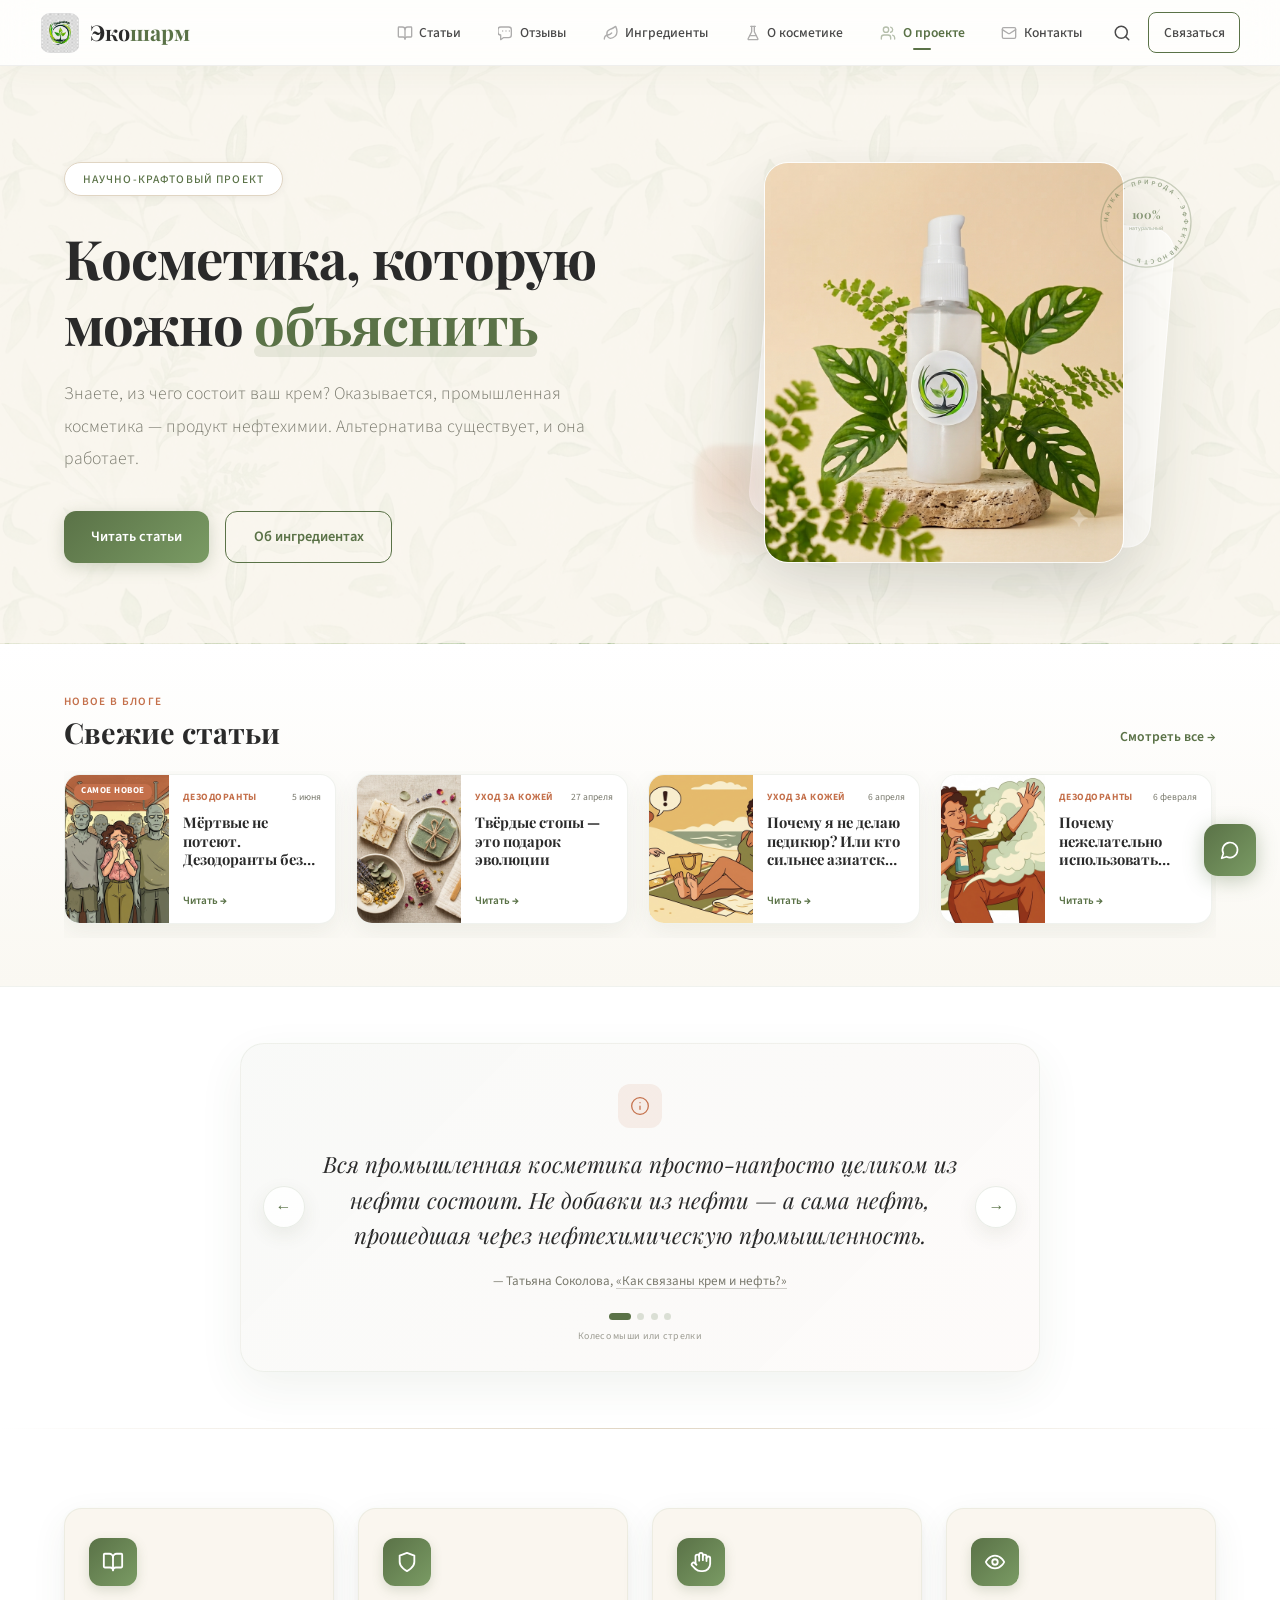
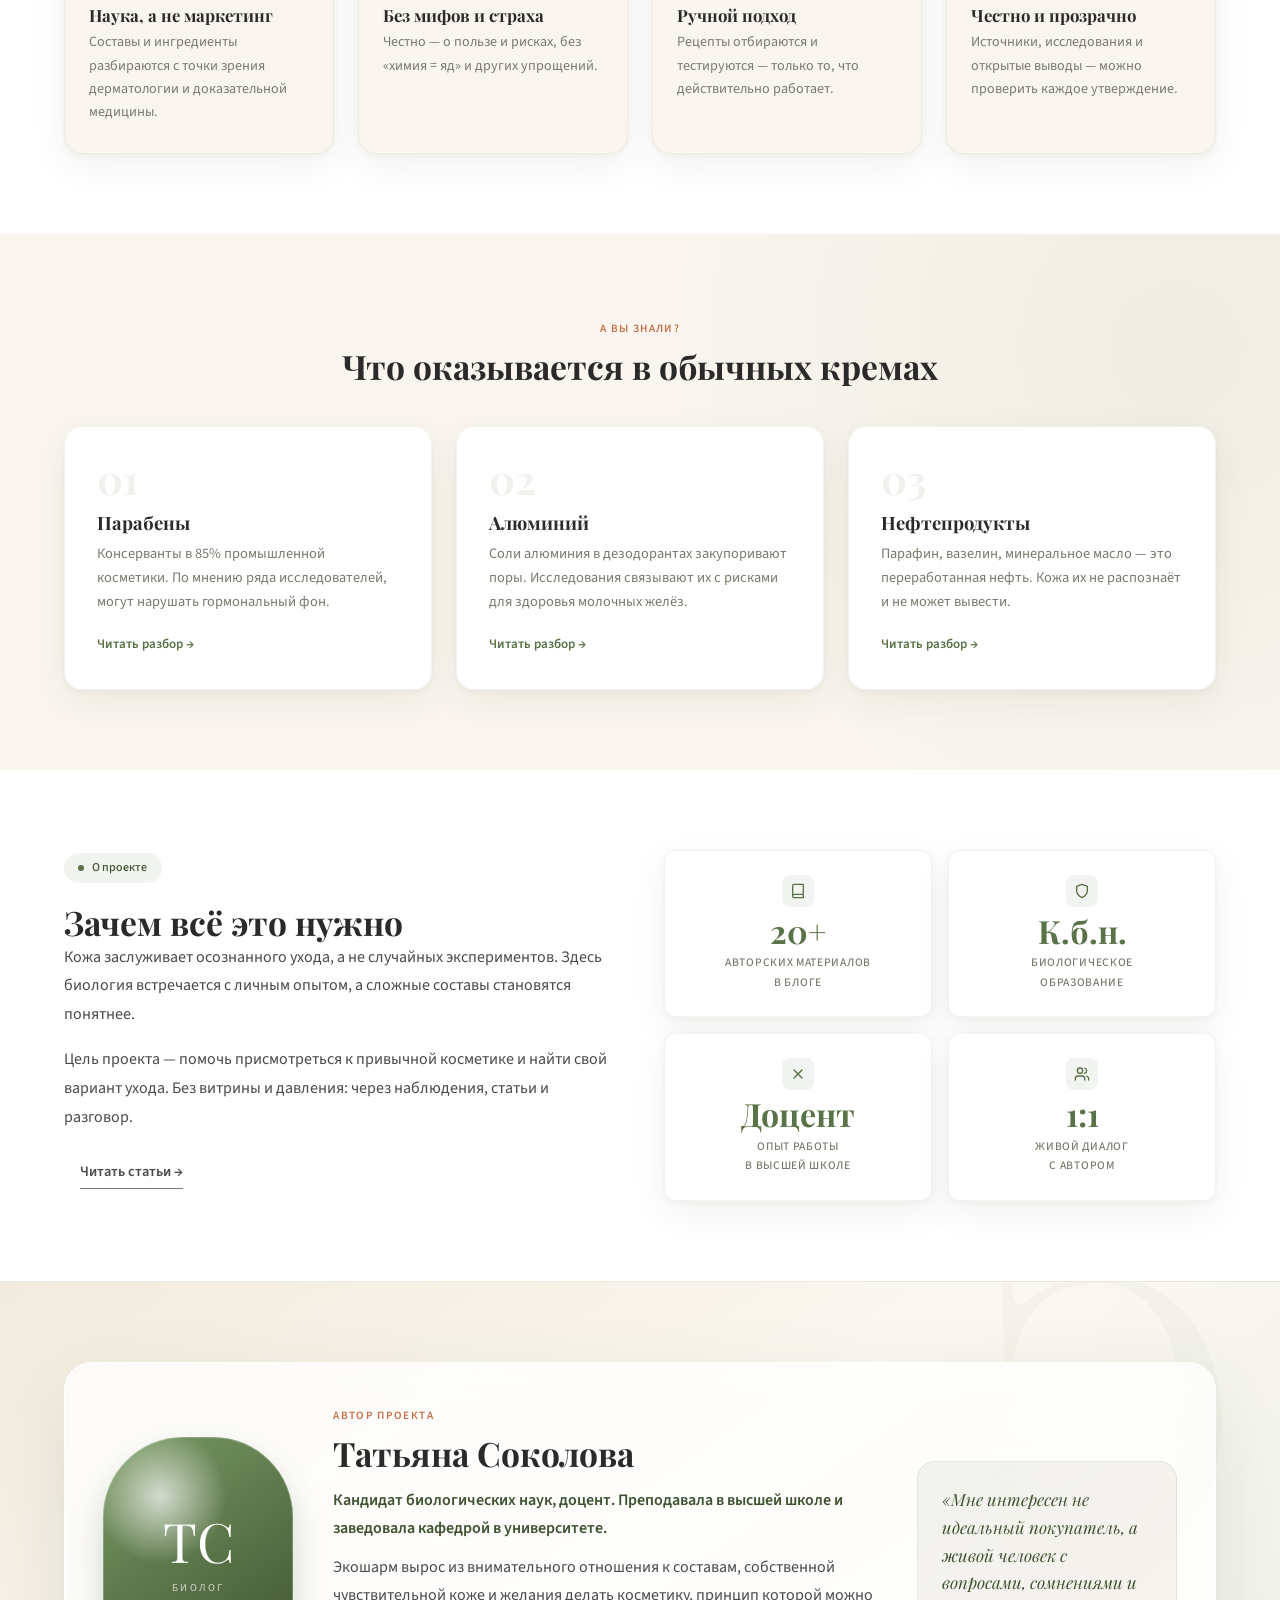
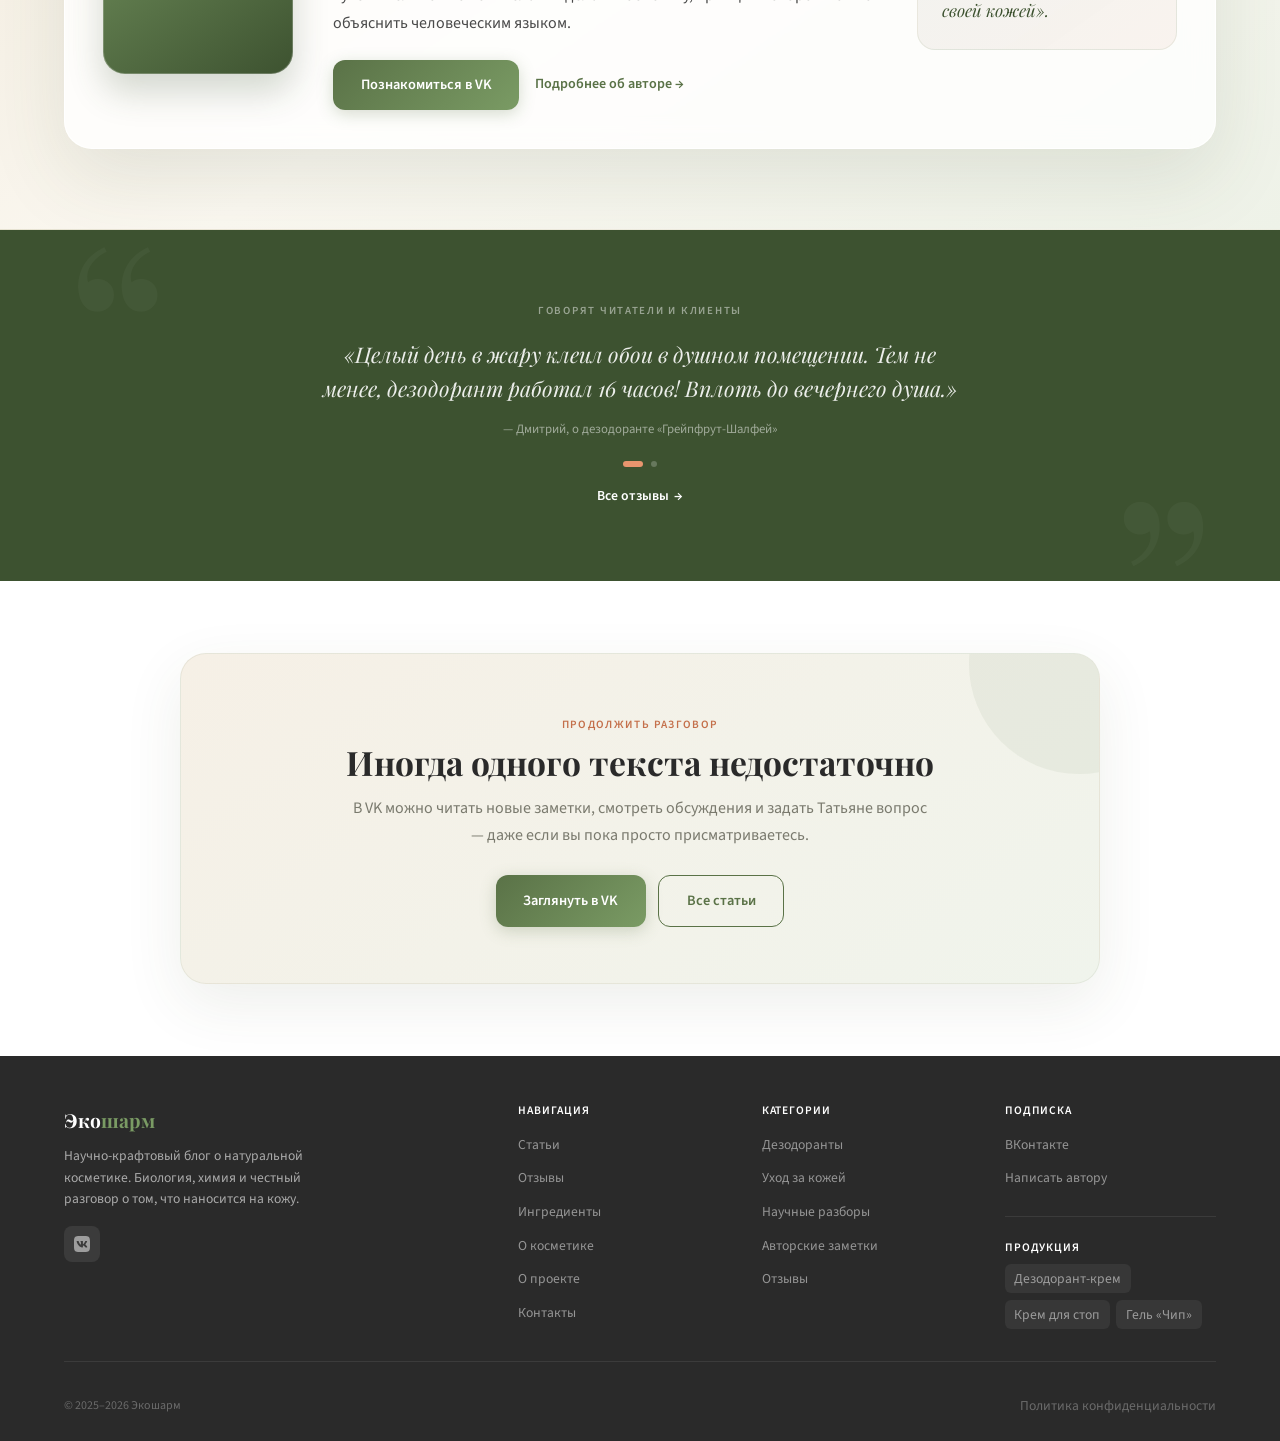
<file: index.html>
<!DOCTYPE html>
<html lang="ru">
<head>
  <meta charset="UTF-8">
  <meta name="viewport" content="width=device-width, initial-scale=1.0">
  <title>Экошарм — натуральная косметика, основанная на биологии</title>
  <meta name="description" content="Научно-крафтовый блог о натуральной косметике. Биология, химия и честный разговор о том, что мы наносим на кожу.">
  <link rel="preconnect" href="https://fonts.googleapis.com">
  <link rel="preconnect" href="https://fonts.gstatic.com" crossorigin>
  <link href="https://fonts.googleapis.com/css2?family=Playfair+Display:ital,wght@0,400;0,600;0,700;1,400&family=Source+Sans+3:wght@300;400;500;600;700&display=swap" rel="stylesheet">
  <link rel="stylesheet" href="css/style.css">
</head>
<body>

<!-- HEADER -->
<header class="header" id="header">
  <div class="container header__inner">
    <a href="index.html" class="logo">
      <img src="logo.png" alt="Экошарм" class="logo__img">
      <div class="logo__text">Эко<span>шарм</span></div>
    </a>
    <nav>
      <ul class="nav" id="navLinks">
        <li>
          <a href="blog.html">
            <svg width="15" height="15" viewBox="0 0 24 24" fill="none" stroke="currentColor" stroke-width="2" stroke-linecap="round" stroke-linejoin="round"><path d="M12 7v14"/><path d="M3 18a1 1 0 0 1-1-1V4a1 1 0 0 1 1-1h5a4 4 0 0 1 4 4 4 4 0 0 1 4-4h5a1 1 0 0 1 1 1v13a1 1 0 0 1-1 1h-6a3 3 0 0 0-3 3 3 3 0 0 0-3-3z"/></svg>
            Статьи
          </a>
        </li>
        <li>
          <a href="reviews.html">
            <svg width="15" height="15" viewBox="0 0 24 24" fill="none" stroke="currentColor" stroke-width="2" stroke-linecap="round" stroke-linejoin="round"><path d="M20 15a4 4 0 0 1-4 4H8l-4 3v-7a4 4 0 0 1-4-4V7a4 4 0 0 1 4-4h12a4 4 0 0 1 4 4z"/><path d="M7 9h.01M12 9h.01M17 9h.01"/></svg>
            Отзывы
          </a>
        </li>
        <li>
          <a href="blog.html">
            <svg width="15" height="15" viewBox="0 0 24 24" fill="none" stroke="currentColor" stroke-width="2" stroke-linecap="round" stroke-linejoin="round"><path d="M11 20A7 7 0 0 1 9.8 6.9C15.5 4.9 17 3.5 19 2c1 2 2 4.5 2 8 0 5.5-4.78 10-10 10Z"/><path d="M2 21c0-3 1.85-5.36 5.08-6C9.5 14.52 12 13 13 12"/></svg>
            Ингредиенты
          </a>
        </li>
        <li>
          <a href="blog.html">
            <svg width="15" height="15" viewBox="0 0 24 24" fill="none" stroke="currentColor" stroke-width="2" stroke-linecap="round" stroke-linejoin="round"><path d="M10 2v7.527a2 2 0 0 1-.211.896L4.72 20.55a1 1 0 0 0 .9 1.45h12.76a1 1 0 0 0 .9-1.45l-5.069-10.127A2 2 0 0 1 14 9.527V2"/><path d="M8.5 2h7"/><path d="M7 16h10"/></svg>
            О косметике
          </a>
        </li>
        <li>
          <a href="index.html" class="active">
            <svg width="15" height="15" viewBox="0 0 24 24" fill="none" stroke="currentColor" stroke-width="2" stroke-linecap="round" stroke-linejoin="round"><path d="M16 21v-2a4 4 0 0 0-4-4H6a4 4 0 0 0-4 4v2"/><circle cx="9" cy="7" r="4"/><path d="M22 21v-2a4 4 0 0 0-3-3.87"/><path d="M16 3.13a4 4 0 0 1 0 7.75"/></svg>
            О проекте
          </a>
        </li>
        <li>
          <a href="contact.html">
            <svg width="15" height="15" viewBox="0 0 24 24" fill="none" stroke="currentColor" stroke-width="2" stroke-linecap="round" stroke-linejoin="round"><rect width="20" height="16" x="2" y="4" rx="2"/><path d="m22 7-8.97 5.7a1.94 1.94 0 0 1-2.06 0L2 7"/></svg>
            Контакты
          </a>
        </li>
        <li>
          <button class="nav__search" id="searchBtn" aria-label="Поиск">
            <svg viewBox="0 0 24 24" fill="none" stroke="currentColor" stroke-width="2" stroke-linecap="round" stroke-linejoin="round"><circle cx="11" cy="11" r="8"/><path d="m21 21-4.3-4.3"/></svg>
          </button>
        </li>
        <li>
          <a href="contact.html" class="nav__subscribe">Связаться</a>
        </li>
      </ul>
    </nav>
    <button class="burger" id="burger" aria-label="Меню"><span></span><span></span><span></span></button>
  </div>
</header>

<!-- SEARCH OVERLAY -->
<div class="search-overlay" id="searchOverlay">
  <div class="search-box">
    <div class="search-input-wrap">
      <svg viewBox="0 0 24 24" fill="none" stroke="currentColor" stroke-width="2" stroke-linecap="round" stroke-linejoin="round"><circle cx="11" cy="11" r="8"/><path d="m21 21-4.3-4.3"/></svg>
      <input type="text" class="search-input" id="searchInput" placeholder="Поиск по статьям...">
      <button class="search-close" id="searchClose">
        <svg viewBox="0 0 24 24" fill="none" stroke="currentColor" stroke-width="2" stroke-linecap="round" stroke-linejoin="round"><path d="M18 6 6 18"/><path d="m6 6 12 12"/></svg>
      </button>
    </div>
    <div class="search-results" id="searchResults"></div>
  </div>
</div>

<!-- HERO -->
<section class="hero">
  <div class="container">
    <div class="hero__grid">
      <div class="hero__content reveal">
        <div class="hero__badge">Научно-крафтовый проект</div>
        <h1>Косметика, которую можно <em>объяснить</em></h1>
        <p class="hero__sub">Знаете, из чего состоит ваш крем? Оказывается, промышленная косметика — продукт нефтехимии. Альтернатива существует, и она работает.</p>
        <div class="hero__actions">
          <a href="blog.html" class="btn btn--primary">Читать статьи</a>
          <a href="blog.html" class="btn btn--outline">Об ингредиентах</a>
        </div>
      </div>
      <div class="hero__visual reveal">
        <div class="hero__visual-bg"></div>
        <img src="Фото к статьям/product_hero.png" alt="Натуральная косметика Экошарм" class="hero__product-img" loading="lazy">
        <div class="hero__stamp">
          <svg viewBox="0 0 120 120">
            <defs>
              <path id="circlePath" d="M60 60 m-45 0 a45 45 0 1 1 90 0 a45 45 0 1 1 -90 0"/>
            </defs>
            <circle cx="60" cy="60" r="54" fill="none" stroke="rgba(90,114,71,0.3)" stroke-width="1.5"/>
            <circle cx="60" cy="60" r="48" fill="none" stroke="rgba(90,114,71,0.15)" stroke-width="0.5"/>
            <text fill="rgba(90,114,71,0.6)" font-size="8" font-family="Source Sans 3, sans-serif" font-weight="600" letter-spacing="3">
              <textPath href="#circlePath">НАУКА · ПРИРОДА · ЭФФЕКТИВНОСТЬ</textPath>
            </text>
            <text x="60" y="56" text-anchor="middle" fill="rgba(90,114,71,0.7)" font-family="Playfair Display, serif" font-size="14" font-weight="700">100%</text>
            <text x="60" y="70" text-anchor="middle" fill="rgba(90,114,71,0.5)" font-size="7" font-family="Source Sans 3, sans-serif">натуральный</text>
          </svg>
        </div>
      </div>
    </div>
  </div>
</section>

<!-- LATEST ARTICLES — compact high-priority preview -->
<section class="latest-strip" id="latestArticles" aria-labelledby="latestTitle">
  <div class="container">
    <div class="latest-strip__head">
      <div>
        <span class="section-label">Новое в блоге</span>
        <h2 id="latestTitle">Свежие статьи</h2>
      </div>
      <a href="blog.html" class="latest-strip__all">Смотреть все <span>&rarr;</span></a>
    </div>
    <div class="latest-strip__viewport">
      <div class="latest-strip__track" id="blogPreview"></div>
    </div>
    <div class="latest-strip__mobile-hint">Листайте карточки в сторону</div>
  </div>
</section>

<!-- HOOK — shocking fact -->
<section class="hook section--white">
  <div class="container">
    <div class="hook__inner reveal" id="insightCarousel" tabindex="0" aria-roledescription="карусель" aria-label="Цитаты из статей Татьяны Соколовой">
      <button class="hook__nav hook__nav--prev" id="insightPrev" type="button" aria-label="Предыдущая цитата">&larr;</button>
      <button class="hook__nav hook__nav--next" id="insightNext" type="button" aria-label="Следующая цитата">&rarr;</button>
      <div class="hook__icon">
        <svg viewBox="0 0 24 24" fill="none" stroke="currentColor" stroke-width="1.5" stroke-linecap="round" stroke-linejoin="round"><circle cx="12" cy="12" r="10"/><path d="M12 16v-4"/><path d="M12 8h.01"/></svg>
      </div>
      <div class="hook__slide" id="insightSlide">
        <blockquote class="hook__text" id="insightText">Вся промышленная косметика просто-напросто целиком из нефти состоит. Не добавки из нефти — а сама нефть, прошедшая через нефтехимическую промышленность.</blockquote>
        <div class="hook__source">— Татьяна Соколова, <a id="insightSource" href="article.html?id=cream-and-oil">«Как связаны крем и нефть?»</a></div>
      </div>
      <div class="hook__footer">
        <div class="hook__dots" id="insightDots" aria-label="Выбор цитаты"></div>
        <span class="hook__hint">Колесо мыши или стрелки</span>
      </div>
    </div>
  </div>
</section>

<!-- FEATURES -->
<section class="features">
  <div class="container">
    <div class="features__grid">
      <a href="blog.html" class="feature reveal">
        <div class="feature__icon">
          <svg viewBox="0 0 24 24" fill="none" stroke="currentColor" stroke-width="2" stroke-linecap="round" stroke-linejoin="round"><path d="M12 7v14"/><path d="M3 18a1 1 0 0 1-1-1V4a1 1 0 0 1 1-1h5a4 4 0 0 1 4 4 4 4 0 0 1 4-4h5a1 1 0 0 1 1 1v13a1 1 0 0 1-1 1h-6a3 3 0 0 0-3 3 3 3 0 0 0-3-3z"/></svg>
        </div>
        <h3>Наука, а не маркетинг</h3>
        <p>Составы и ингредиенты разбираются с точки зрения дерматологии и доказательной медицины.</p>
      </a>
      <a href="blog.html" class="feature reveal">
        <div class="feature__icon">
          <svg viewBox="0 0 24 24" fill="none" stroke="currentColor" stroke-width="2" stroke-linecap="round" stroke-linejoin="round"><path d="M12 22s8-4 8-10V5l-8-3-8 3v7c0 6 8 10 8 10"/></svg>
        </div>
        <h3>Без мифов и страха</h3>
        <p>Честно — о пользе и рисках, без «химия = яд» и других упрощений.</p>
      </a>
      <a href="blog.html" class="feature reveal">
        <div class="feature__icon">
          <svg viewBox="0 0 24 24" fill="none" stroke="currentColor" stroke-width="2" stroke-linecap="round" stroke-linejoin="round"><path d="M18 11V6a2 2 0 0 0-2-2a2 2 0 0 0-2 2"/><path d="M14 10V4a2 2 0 0 0-2-2a2 2 0 0 0-2 2v2"/><path d="M10 10.5V6a2 2 0 0 0-2-2a2 2 0 0 0-2 2v8"/><path d="M18 8a2 2 0 1 1 4 0v6a8 8 0 0 1-8 8h-2c-2.8 0-4.5-.86-5.99-2.34l-3.6-3.6a2 2 0 0 1 2.83-2.82L7 15"/></svg>
        </div>
        <h3>Ручной подход</h3>
        <p>Рецепты отбираются и тестируются — только то, что действительно работает.</p>
      </a>
      <a href="blog.html" class="feature reveal">
        <div class="feature__icon">
          <svg viewBox="0 0 24 24" fill="none" stroke="currentColor" stroke-width="2" stroke-linecap="round" stroke-linejoin="round"><path d="M2 12s3-7 10-7 10 7 10 7-3 7-10 7-10-7-10-7Z"/><circle cx="12" cy="12" r="3"/></svg>
        </div>
        <h3>Честно и прозрачно</h3>
        <p>Источники, исследования и открытые выводы — можно проверить каждое утверждение.</p>
      </a>
    </div>
  </div>
</section>

<!-- PROBLEMS — what you might be putting on your skin -->
<section class="problems section">
  <div class="container">
    <div class="section-header reveal">
      <span class="section-label">А вы знали?</span>
      <h2>Что оказывается в обычных кремах</h2>
    </div>
    <div class="problems__grid">
      <div class="problem-card reveal">
        <div class="problem-card__num">01</div>
        <h3>Парабены</h3>
        <p>Консерванты в 85% промышленной косметики. По мнению ряда исследователей, могут нарушать гормональный фон.</p>
        <a href="article.html?id=cream-and-oil" class="problem-card__link">Читать разбор &rarr;</a>
      </div>
      <div class="problem-card reveal">
        <div class="problem-card__num">02</div>
        <h3>Алюминий</h3>
        <p>Соли алюминия в дезодорантах закупоривают поры. Исследования связывают их с рисками для здоровья молочных желёз.</p>
        <a href="article.html?id=three-oncologists" class="problem-card__link">Читать разбор &rarr;</a>
      </div>
      <div class="problem-card reveal">
        <div class="problem-card__num">03</div>
        <h3>Нефтепродукты</h3>
        <p>Парафин, вазелин, минеральное масло — это переработанная нефть. Кожа их не распознаёт и не может вывести.</p>
        <a href="article.html?id=what-to-replace-first" class="problem-card__link">Читать разбор &rarr;</a>
      </div>
    </div>
  </div>
</section>

<!-- ABOUT -->
<section class="about section--white">
  <div class="container">
    <div class="about__grid">
      <div class="about__text reveal">
        <div class="about__label">О проекте</div>
        <h2>Зачем всё это нужно</h2>
        <p>Кожа заслуживает осознанного ухода, а не случайных экспериментов. Здесь биология встречается с личным опытом, а сложные составы становятся понятнее.</p>
        <p>Цель проекта — помочь присмотреться к привычной косметике и найти свой вариант ухода. Без витрины и давления: через наблюдения, статьи и разговор.</p>
        <a href="blog.html" class="btn btn--ghost">Читать статьи &rarr;</a>
      </div>
      <div class="reveal">
        <div class="stats">
          <div class="stat">
            <div class="stat__icon">
              <svg viewBox="0 0 24 24" fill="none" stroke="currentColor" stroke-width="2" stroke-linecap="round" stroke-linejoin="round"><path d="M4 19.5v-15A2.5 2.5 0 0 1 6.5 2H20v20H6.5a2.5 2.5 0 0 1 0-5H20"/></svg>
            </div>
            <div class="stat__num">20+</div>
            <div class="stat__label">авторских материалов<br>в блоге</div>
          </div>
          <div class="stat">
            <div class="stat__icon">
              <svg viewBox="0 0 24 24" fill="none" stroke="currentColor" stroke-width="2" stroke-linecap="round" stroke-linejoin="round"><path d="M12 22s8-4 8-10V5l-8-3-8 3v7c0 6 8 10 8 10"/></svg>
            </div>
            <div class="stat__num">К.б.н.</div>
            <div class="stat__label">биологическое<br>образование</div>
          </div>
          <div class="stat">
            <div class="stat__icon">
              <svg viewBox="0 0 24 24" fill="none" stroke="currentColor" stroke-width="2" stroke-linecap="round" stroke-linejoin="round"><line x1="18" x2="6" y1="6" y2="18"/><line x1="6" x2="18" y1="6" y2="18"/></svg>
            </div>
            <div class="stat__num">Доцент</div>
            <div class="stat__label">опыт работы<br>в высшей школе</div>
          </div>
          <div class="stat">
            <div class="stat__icon">
              <svg viewBox="0 0 24 24" fill="none" stroke="currentColor" stroke-width="2" stroke-linecap="round" stroke-linejoin="round"><path d="M16 21v-2a4 4 0 0 0-4-4H6a4 4 0 0 0-4 4v2"/><circle cx="9" cy="7" r="4"/><path d="M22 21v-2a4 4 0 0 0-3-3.87"/><path d="M16 3.13a4 4 0 0 1 0 7.75"/></svg>
            </div>
            <div class="stat__num">1:1</div>
            <div class="stat__label">живой диалог<br>с автором</div>
          </div>
        </div>
      </div>
    </div>
  </div>
</section>

<!-- AUTHOR -->
<section class="author-section">
  <div class="container">
    <div class="author-card reveal">
      <div class="author-card__portrait" aria-hidden="true">
        <span>ТС</span>
        <small>биолог</small>
      </div>
      <div class="author-card__content">
        <span class="section-label">Автор проекта</span>
        <h2>Татьяна Соколова</h2>
        <p class="author-card__lead">Кандидат биологических наук, доцент. Преподавала в высшей школе и заведовала кафедрой в университете.</p>
        <p>Экошарм вырос из внимательного отношения к составам, собственной чувствительной коже и желания делать косметику, принцип которой можно объяснить человеческим языком.</p>
        <div class="author-card__actions">
          <a href="https://vk.com/pautinkainfo" target="_blank" rel="noopener noreferrer" class="btn btn--primary">Познакомиться в VK</a>
          <a href="contact.html" class="author-card__link">Подробнее об авторе <span>&rarr;</span></a>
        </div>
      </div>
      <div class="author-card__note">«Мне интересен не идеальный покупатель, а живой человек с вопросами, сомнениями и своей кожей».</div>
    </div>
  </div>
</section>

<!-- TESTIMONIAL -->
<section class="testimonial reveal" aria-live="polite">
  <div class="container">
    <div class="testimonial__eyebrow">Говорят читатели и клиенты</div>
    <blockquote id="rotatingQuote">«Целый день в жару клеил обои в душном помещении. Тем не менее, дезодорант работал 16 часов! Вплоть до вечернего душа.»</blockquote>
    <cite id="rotatingQuoteAuthor">— Дмитрий, о дезодоранте «Грейпфрут-Шалфей»</cite>
    <div class="testimonial__dots" id="quoteDots" aria-hidden="true"></div>
    <a href="reviews.html" class="testimonial__all">Все отзывы <span>&rarr;</span></a>
  </div>
</section>

<!-- CTA -->
<section class="soft-cta">
  <div class="container" style="text-align:center;">
    <div class="soft-cta__panel reveal">
      <span class="section-label">Продолжить разговор</span>
      <h2>Иногда одного текста недостаточно</h2>
      <p>В VK можно читать новые заметки, смотреть обсуждения и задать Татьяне вопрос — даже если вы пока просто присматриваетесь.</p>
      <div style="display:flex;gap:0.8rem;justify-content:center;flex-wrap:wrap;">
        <a href="https://vk.com/pautinkainfo" target="_blank" rel="noopener noreferrer" class="btn btn--primary">Заглянуть в VK</a>
        <a href="blog.html" class="btn btn--outline">Все статьи</a>
      </div>
    </div>
  </div>
</section>

<!-- FOOTER -->
<footer class="footer">
  <div class="container">
    <div class="footer__grid">
      <div class="footer__brand">
        <div class="logo__text" style="color:white;font-size:1.2rem;">Эко<span style="color:var(--olive-light);">шарм</span></div>
        <p>Научно-крафтовый блог о натуральной косметике. Биология, химия и честный разговор о том, что наносится на кожу.</p>
        <div class="footer__social">
          <a href="https://vk.com/pautinkainfo" target="_blank" rel="noopener noreferrer" aria-label="VK Татьяны Соколовой">
            <svg viewBox="0 0 24 24" fill="currentColor"><path d="M15.684 0H8.316C1.592 0 0 1.592 0 8.316v7.368C0 22.408 1.592 24 8.316 24h7.368C22.408 24 24 22.408 24 15.684V8.316C24 1.592 22.391 0 15.684 0zm3.692 17.123h-1.744c-.66 0-.864-.525-2.05-1.727-1.033-1-1.49-1.135-1.744-1.135-.356 0-.458.102-.458.593v1.575c0 .424-.135.678-1.253.678-1.846 0-3.896-1.118-5.339-3.202C4.624 10.857 4.03 8.57 4.03 8.096c0-.254.102-.491.593-.491h1.744c.44 0 .61.203.78.677.864 2.49 2.303 4.675 2.896 4.675.22 0 .322-.102.322-.66V9.721c-.068-1.186-.695-1.287-.695-1.71 0-.203.17-.407.44-.407h2.744c.373 0 .508.203.508.643v3.473c0 .372.17.508.271.508.22 0 .407-.136.813-.542 1.253-1.406 2.151-3.574 2.151-3.574.119-.254.322-.491.763-.491h1.744c.525 0 .644.27.525.643-.22 1.017-2.354 4.031-2.354 4.031-.186.305-.254.44 0 .78.186.254.796.78 1.203 1.253.745.847 1.32 1.558 1.473 2.05.17.49-.085.744-.576.744z"/></svg>
          </a>
        </div>
      </div>
      <div>
        <h4>Навигация</h4>
        <ul>
          <li><a href="blog.html">Статьи</a></li>
          <li><a href="reviews.html">Отзывы</a></li>
          <li><a href="blog.html">Ингредиенты</a></li>
          <li><a href="blog.html">О косметике</a></li>
          <li><a href="index.html">О проекте</a></li>
          <li><a href="contact.html">Контакты</a></li>
        </ul>
      </div>
      <div>
        <h4>Категории</h4>
        <ul>
          <li><a href="blog.html">Дезодоранты</a></li>
          <li><a href="blog.html">Уход за кожей</a></li>
          <li><a href="blog.html">Научные разборы</a></li>
          <li><a href="blog.html">Авторские заметки</a></li>
          <li><a href="reviews.html">Отзывы</a></li>
        </ul>
      </div>
      <div>
        <h4>Подписка</h4>
        <ul>
          <li><a href="https://vk.com/pautinkainfo" target="_blank" rel="noopener noreferrer">ВКонтакте</a></li>
          <li><a href="contact.html">Написать автору</a></li>
        </ul>
        <div class="footer__products">
          <h4>Продукция</h4>
          <div class="footer__product-list">
            <a href="article.html?id=cream-vs-stick" class="footer__product-tag">Дезодорант-крем</a>
            <a href="article.html?id=solid-feet" class="footer__product-tag">Крем для стоп</a>
            <a href="article.html?id=chip-part1" class="footer__product-tag">Гель «Чип»</a>
          </div>
        </div>
      </div>
    </div>
    <div class="footer__bottom">
      <span>&copy; 2025–2026 Экошарм</span>
      <a href="#">Политика конфиденциальности</a>
    </div>
  </div>
</footer>

<!-- FLOATING CONTACT -->
<div class="float-contact">
  <span class="float-tooltip">Спросить Татьяну в VK</span>
  <a href="https://vk.com/pautinkainfo" target="_blank" rel="noopener noreferrer" class="float-btn" aria-label="Написать Татьяне в VK">
    <svg width="20" height="20" viewBox="0 0 24 24" fill="none" stroke="currentColor" stroke-width="2" stroke-linecap="round" stroke-linejoin="round"><path d="M7.9 20A9 9 0 1 0 4 16.1L2 22Z"/></svg>
  </a>
</div>

<!-- BACK TO TOP -->
<button class="to-top" id="toTop" aria-label="Наверх">&uarr;</button>

<script src="js/data.js"></script>
<script src="js/main.js"></script>
<script>
  // Compact latest-articles strip
  const preview = document.getElementById('blogPreview');
  if (preview && window.ARTICLES) {
    preview.innerHTML = window.ARTICLES.filter(a => a.type === 'article').slice(0, 4).map((a, index) => `
      <a href="article.html?id=${a.id}" class="latest-card">
        <div class="latest-card__image">
          ${a.image ? `<img src="${a.image}" alt="" loading="lazy">` : '<span>Э</span>'}
          ${index === 0 ? '<span class="latest-card__badge">Самое новое</span>' : ''}
        </div>
        <div class="latest-card__body">
          <div class="latest-card__meta"><span>${a.category}</span><time>${a.date}</time></div>
          <h3>${a.title}</h3>
          <span class="latest-card__read">Читать <b>&rarr;</b></span>
        </div>
      </a>`).join('');
  }
</script>
</body>
</html>
</file>
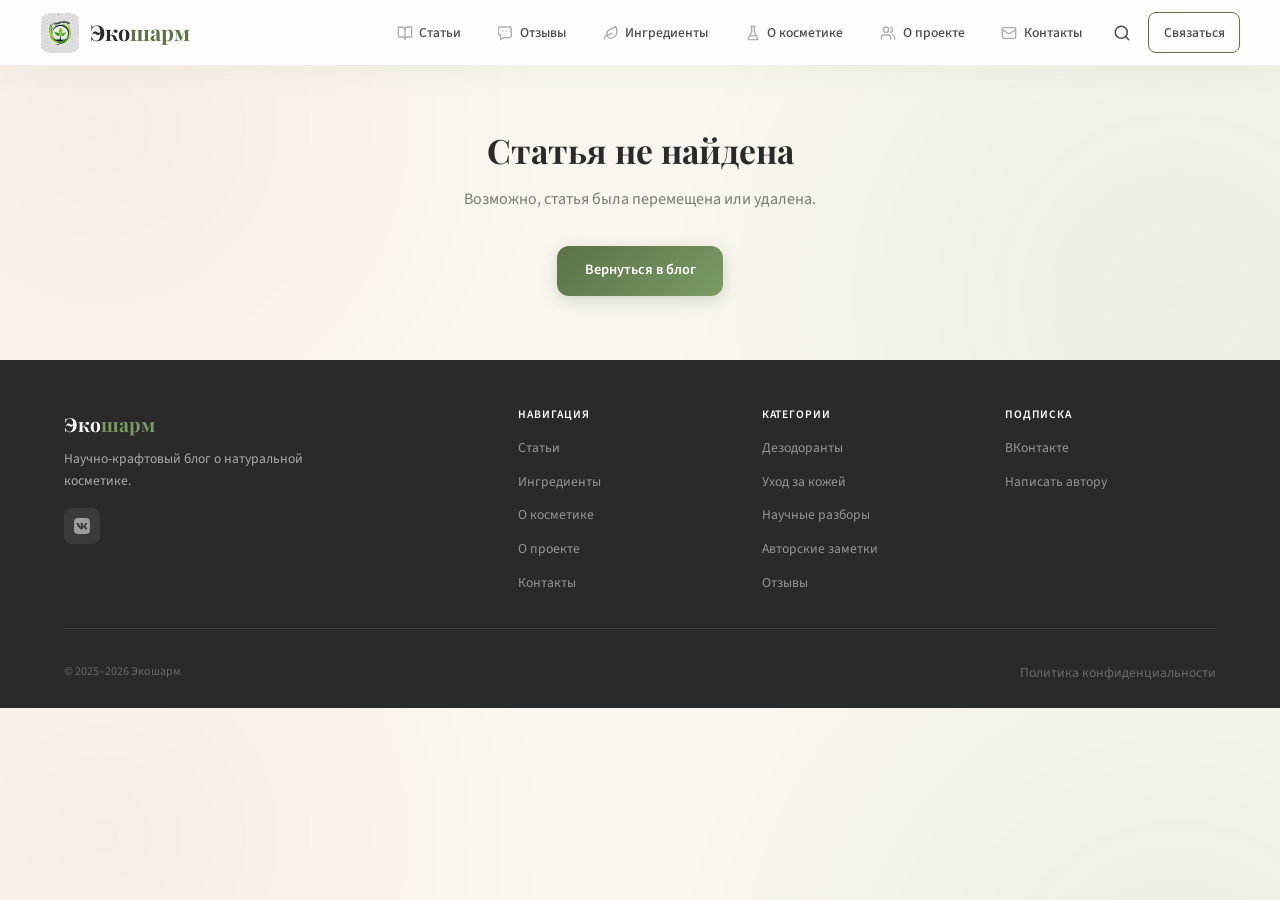
<file: article.html>
<!DOCTYPE html>
<html lang="ru">
<head>
  <meta charset="UTF-8">
  <meta name="viewport" content="width=device-width, initial-scale=1.0">
  <title>Статья — Экошарм</title>
  <meta name="description" content="">
  <link rel="preconnect" href="https://fonts.googleapis.com">
  <link rel="preconnect" href="https://fonts.gstatic.com" crossorigin>
  <link href="https://fonts.googleapis.com/css2?family=Playfair+Display:ital,wght@0,400;0,600;0,700;1,400&family=Source+Sans+3:wght@300;400;500;600;700&display=swap" rel="stylesheet">
  <link rel="stylesheet" href="css/style.css">
</head>
<body>

<!-- HEADER -->
<header class="header" id="header">
  <div class="container header__inner">
    <a href="index.html" class="logo">
      <img src="logo.png" alt="Экошарм" class="logo__img">
      <div class="logo__text">Эко<span>шарм</span></div>
    </a>
    <nav>
      <ul class="nav" id="navLinks">
        <li>
          <a href="blog.html">
            <svg width="15" height="15" viewBox="0 0 24 24" fill="none" stroke="currentColor" stroke-width="2" stroke-linecap="round" stroke-linejoin="round"><path d="M12 7v14"/><path d="M3 18a1 1 0 0 1-1-1V4a1 1 0 0 1 1-1h5a4 4 0 0 1 4 4 4 4 0 0 1 4-4h5a1 1 0 0 1 1 1v13a1 1 0 0 1-1 1h-6a3 3 0 0 0-3 3 3 3 0 0 0-3-3z"/></svg>
            Статьи
          </a>
        </li>
        <li>
          <a href="reviews.html">
            <svg width="15" height="15" viewBox="0 0 24 24" fill="none" stroke="currentColor" stroke-width="2" stroke-linecap="round" stroke-linejoin="round"><path d="M20 15a4 4 0 0 1-4 4H8l-4 3v-7a4 4 0 0 1-4-4V7a4 4 0 0 1 4-4h12a4 4 0 0 1 4 4z"/><path d="M7 9h.01M12 9h.01M17 9h.01"/></svg>
            Отзывы
          </a>
        </li>
        <li>
          <a href="blog.html">
            <svg width="15" height="15" viewBox="0 0 24 24" fill="none" stroke="currentColor" stroke-width="2" stroke-linecap="round" stroke-linejoin="round"><path d="M11 20A7 7 0 0 1 9.8 6.9C15.5 4.9 17 3.5 19 2c1 2 2 4.5 2 8 0 5.5-4.78 10-10 10Z"/><path d="M2 21c0-3 1.85-5.36 5.08-6C9.5 14.52 12 13 13 12"/></svg>
            Ингредиенты
          </a>
        </li>
        <li>
          <a href="blog.html">
            <svg width="15" height="15" viewBox="0 0 24 24" fill="none" stroke="currentColor" stroke-width="2" stroke-linecap="round" stroke-linejoin="round"><path d="M10 2v7.527a2 2 0 0 1-.211.896L4.72 20.55a1 1 0 0 0 .9 1.45h12.76a1 1 0 0 0 .9-1.45l-5.069-10.127A2 2 0 0 1 14 9.527V2"/><path d="M8.5 2h7"/><path d="M7 16h10"/></svg>
            О косметике
          </a>
        </li>
        <li>
          <a href="index.html">
            <svg width="15" height="15" viewBox="0 0 24 24" fill="none" stroke="currentColor" stroke-width="2" stroke-linecap="round" stroke-linejoin="round"><path d="M16 21v-2a4 4 0 0 0-4-4H6a4 4 0 0 0-4 4v2"/><circle cx="9" cy="7" r="4"/><path d="M22 21v-2a4 4 0 0 0-3-3.87"/><path d="M16 3.13a4 4 0 0 1 0 7.75"/></svg>
            О проекте
          </a>
        </li>
        <li>
          <a href="contact.html">
            <svg width="15" height="15" viewBox="0 0 24 24" fill="none" stroke="currentColor" stroke-width="2" stroke-linecap="round" stroke-linejoin="round"><rect width="20" height="16" x="2" y="4" rx="2"/><path d="m22 7-8.97 5.7a1.94 1.94 0 0 1-2.06 0L2 7"/></svg>
            Контакты
          </a>
        </li>
        <li>
          <button class="nav__search" id="searchBtn" aria-label="Поиск">
            <svg viewBox="0 0 24 24" fill="none" stroke="currentColor" stroke-width="2" stroke-linecap="round" stroke-linejoin="round"><circle cx="11" cy="11" r="8"/><path d="m21 21-4.3-4.3"/></svg>
          </button>
        </li>
        <li>
          <a href="contact.html" class="nav__subscribe">Связаться</a>
        </li>
      </ul>
    </nav>
    <button class="burger" id="burger" aria-label="Меню"><span></span><span></span><span></span></button>
  </div>
</header>

<!-- SEARCH OVERLAY -->
<div class="search-overlay" id="searchOverlay">
  <div class="search-box">
    <div class="search-input-wrap">
      <svg viewBox="0 0 24 24" fill="none" stroke="currentColor" stroke-width="2" stroke-linecap="round" stroke-linejoin="round"><circle cx="11" cy="11" r="8"/><path d="m21 21-4.3-4.3"/></svg>
      <input type="text" class="search-input" id="searchInput" placeholder="Поиск по статьям...">
      <button class="search-close" id="searchClose">
        <svg viewBox="0 0 24 24" fill="none" stroke="currentColor" stroke-width="2" stroke-linecap="round" stroke-linejoin="round"><path d="M18 6 6 18"/><path d="m6 6 12 12"/></svg>
      </button>
    </div>
    <div class="search-results" id="searchResults"></div>
  </div>
</div>

<main id="articlePage"></main>

<!-- FOOTER -->
<footer class="footer">
  <div class="container">
    <div class="footer__grid">
      <div class="footer__brand">
        <div class="logo__text" style="color:white;font-size:1.2rem;">Эко<span style="color:var(--olive-light);">шарм</span></div>
        <p>Научно-крафтовый блог о натуральной косметике.</p>
        <div class="footer__social">
          <a href="https://vk.com/pautinkainfo" target="_blank" rel="noopener noreferrer" aria-label="VK Татьяны Соколовой">
            <svg viewBox="0 0 24 24" fill="currentColor"><path d="M15.684 0H8.316C1.592 0 0 1.592 0 8.316v7.368C0 22.408 1.592 24 8.316 24h7.368C22.408 24 24 22.408 24 15.684V8.316C24 1.592 22.391 0 15.684 0zm3.692 17.123h-1.744c-.66 0-.864-.525-2.05-1.727-1.033-1-1.49-1.135-1.744-1.135-.356 0-.458.102-.458.593v1.575c0 .424-.135.678-1.253.678-1.846 0-3.896-1.118-5.339-3.202C4.624 10.857 4.03 8.57 4.03 8.096c0-.254.102-.491.593-.491h1.744c.44 0 .61.203.78.677.864 2.49 2.303 4.675 2.896 4.675.22 0 .322-.102.322-.66V9.721c-.068-1.186-.695-1.287-.695-1.71 0-.203.17-.407.44-.407h2.744c.373 0 .508.203.508.643v3.473c0 .372.17.508.271.508.22 0 .407-.136.813-.542 1.253-1.406 2.151-3.574 2.151-3.574.119-.254.322-.491.763-.491h1.744c.525 0 .644.27.525.643-.22 1.017-2.354 4.031-2.354 4.031-.186.305-.254.44 0 .78.186.254.796.78 1.203 1.253.745.847 1.32 1.558 1.473 2.05.17.49-.085.744-.576.744z"/></svg>
          </a>
        </div>
      </div>
      <div>
        <h4>Навигация</h4>
        <ul>
          <li><a href="blog.html">Статьи</a></li>
          <li><a href="blog.html">Ингредиенты</a></li>
          <li><a href="blog.html">О косметике</a></li>
          <li><a href="index.html">О проекте</a></li>
          <li><a href="contact.html">Контакты</a></li>
        </ul>
      </div>
      <div>
        <h4>Категории</h4>
        <ul>
          <li><a href="blog.html">Дезодоранты</a></li>
          <li><a href="blog.html">Уход за кожей</a></li>
          <li><a href="blog.html">Научные разборы</a></li>
          <li><a href="blog.html">Авторские заметки</a></li>
          <li><a href="reviews.html">Отзывы</a></li>
        </ul>
      </div>
      <div>
        <h4>Подписка</h4>
        <ul>
          <li><a href="https://vk.com/pautinkainfo" target="_blank" rel="noopener noreferrer">ВКонтакте</a></li>
          <li><a href="contact.html">Написать автору</a></li>
        </ul>
      </div>
    </div>
    <div class="footer__bottom">
      <span>&copy; 2025–2026 Экошарм</span>
      <a href="#">Политика конфиденциальности</a>
    </div>
  </div>
</footer>

<button class="to-top" id="toTop" aria-label="Наверх">&uarr;</button>

<script src="js/data.js"></script>
<script src="js/main.js"></script>
</body>
</html>
</file>
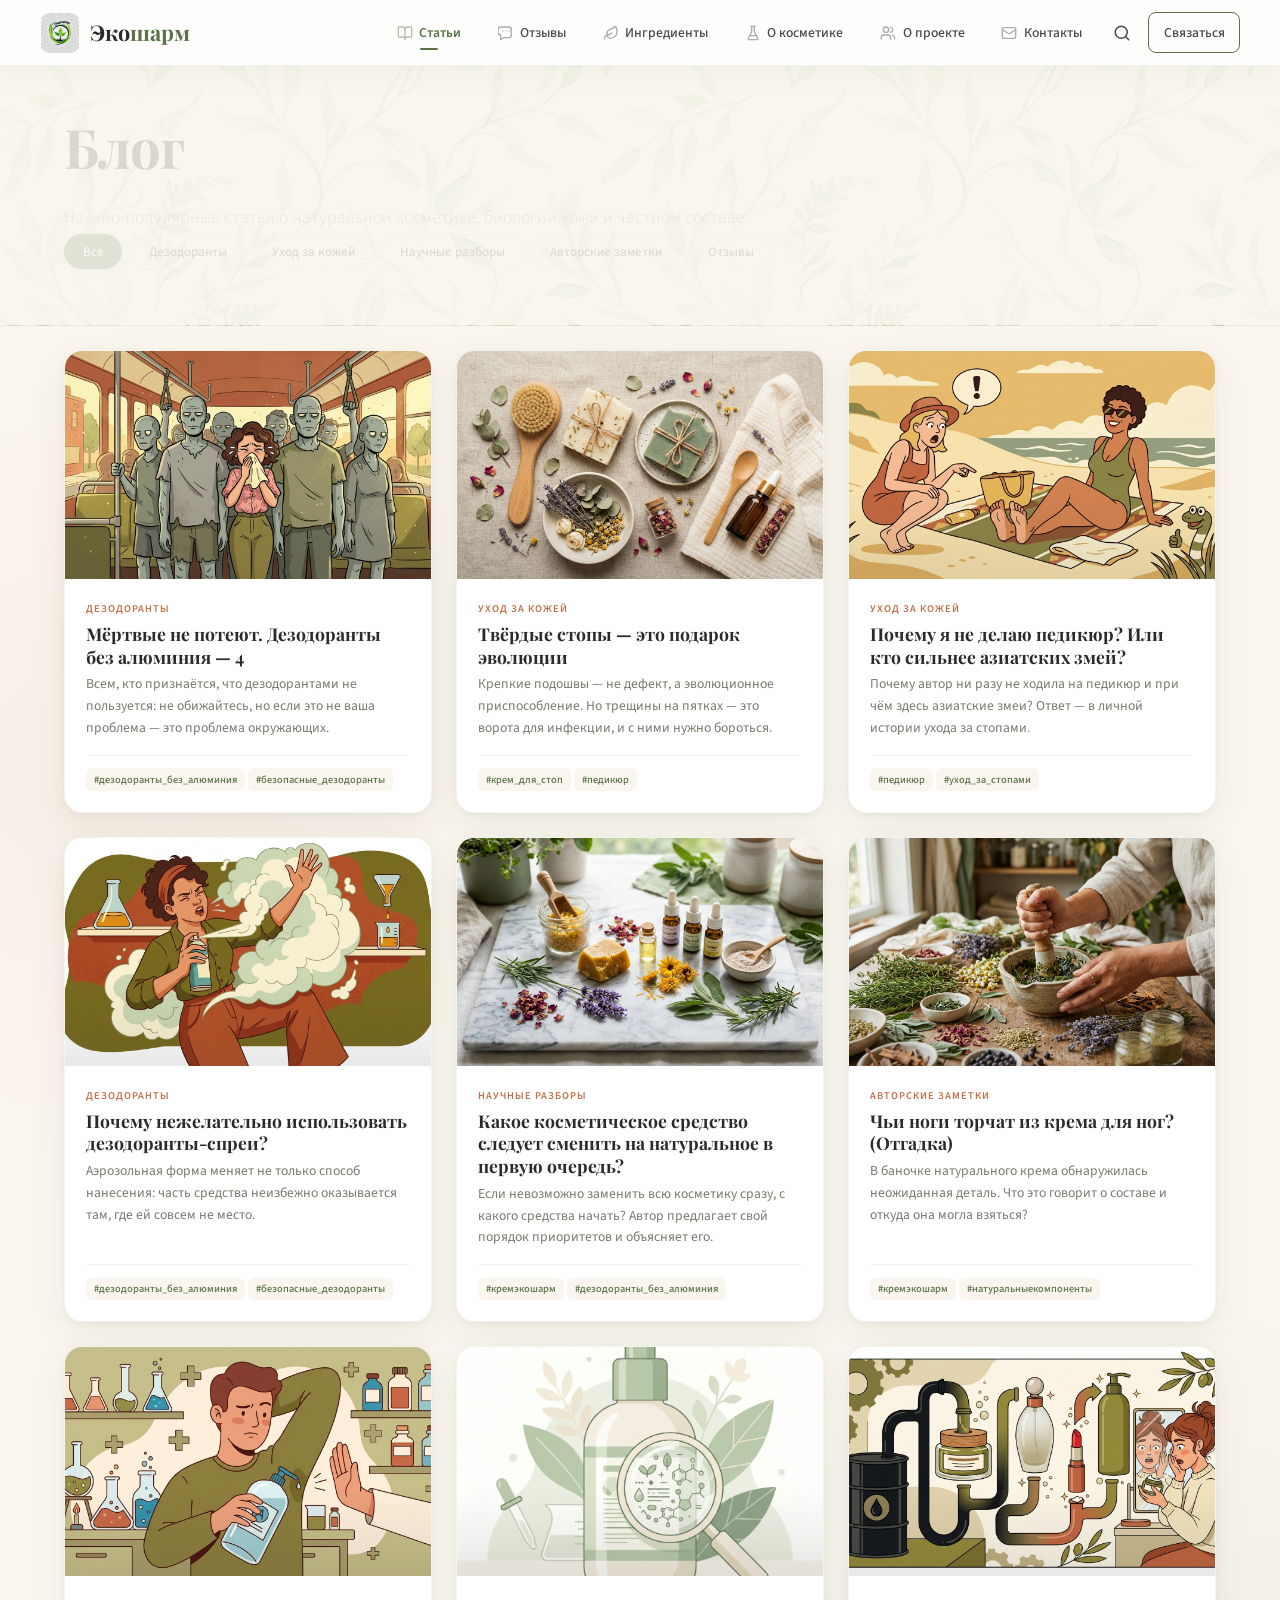
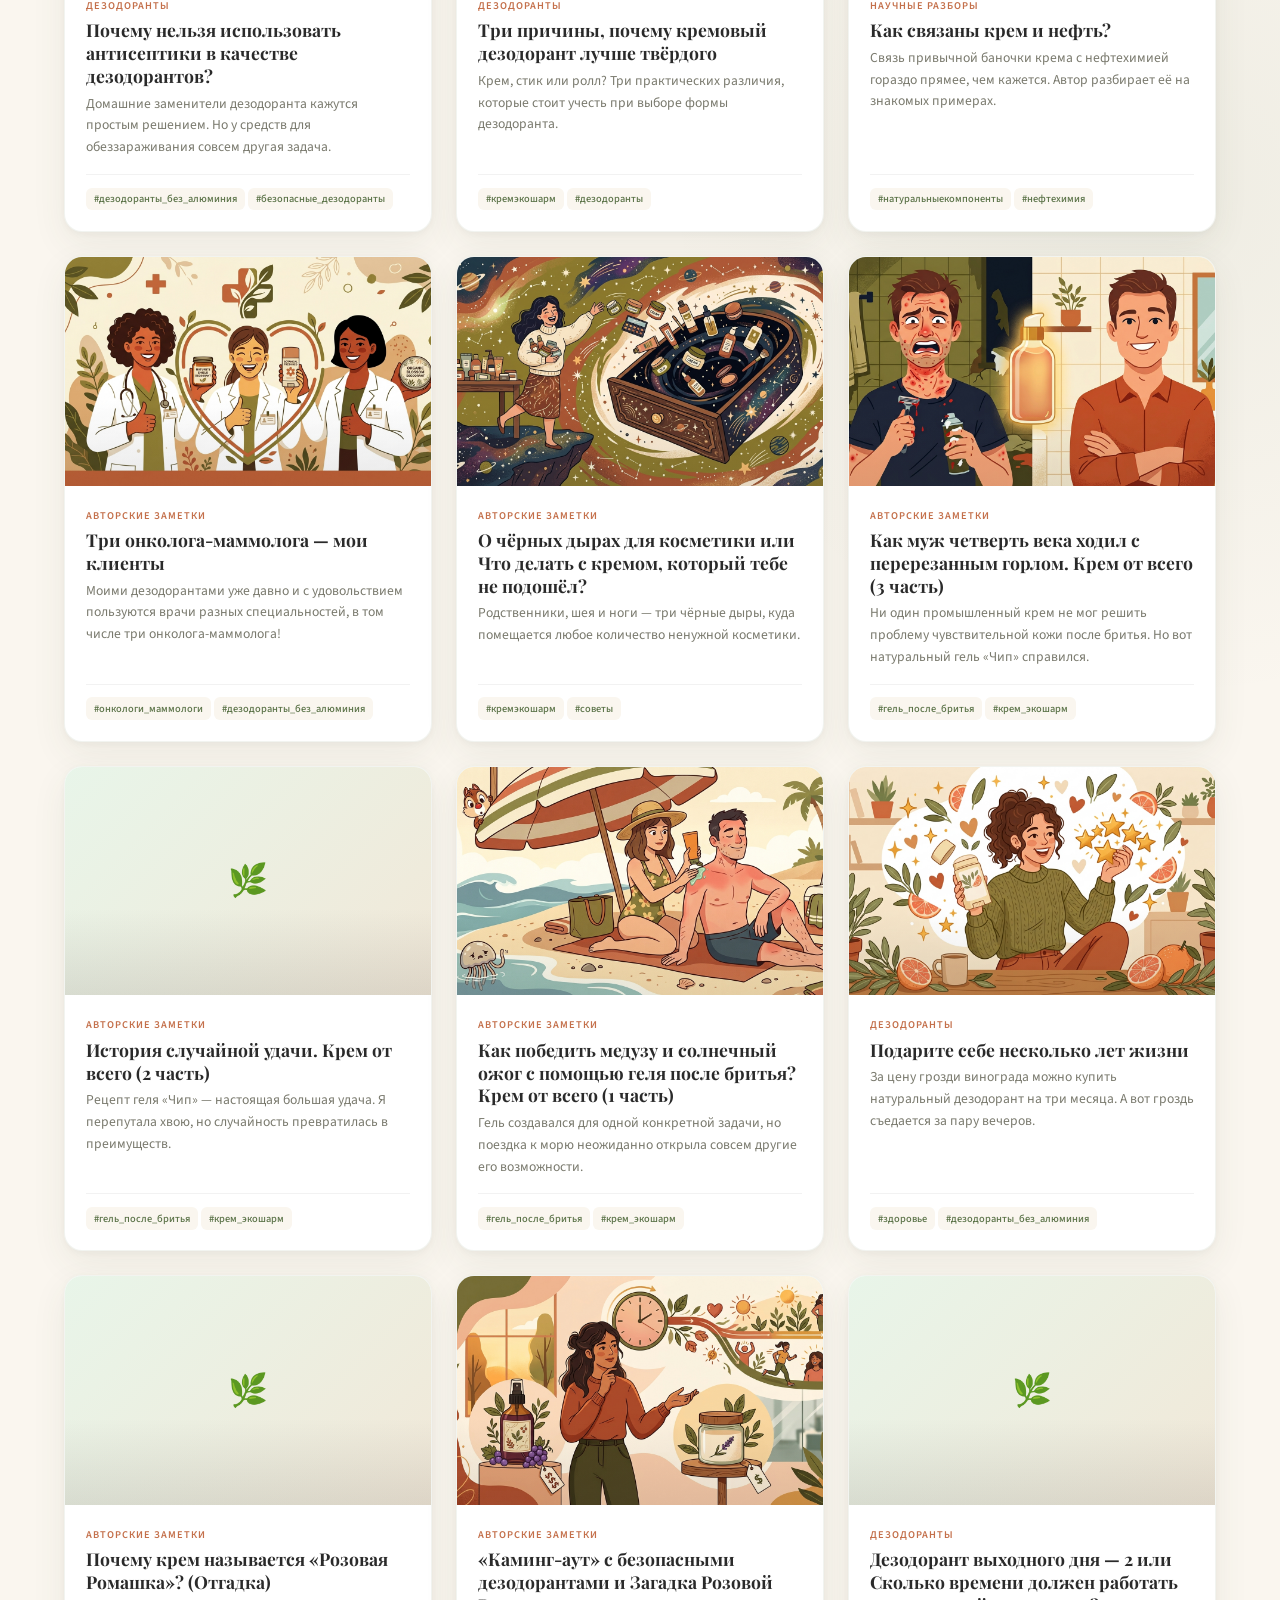
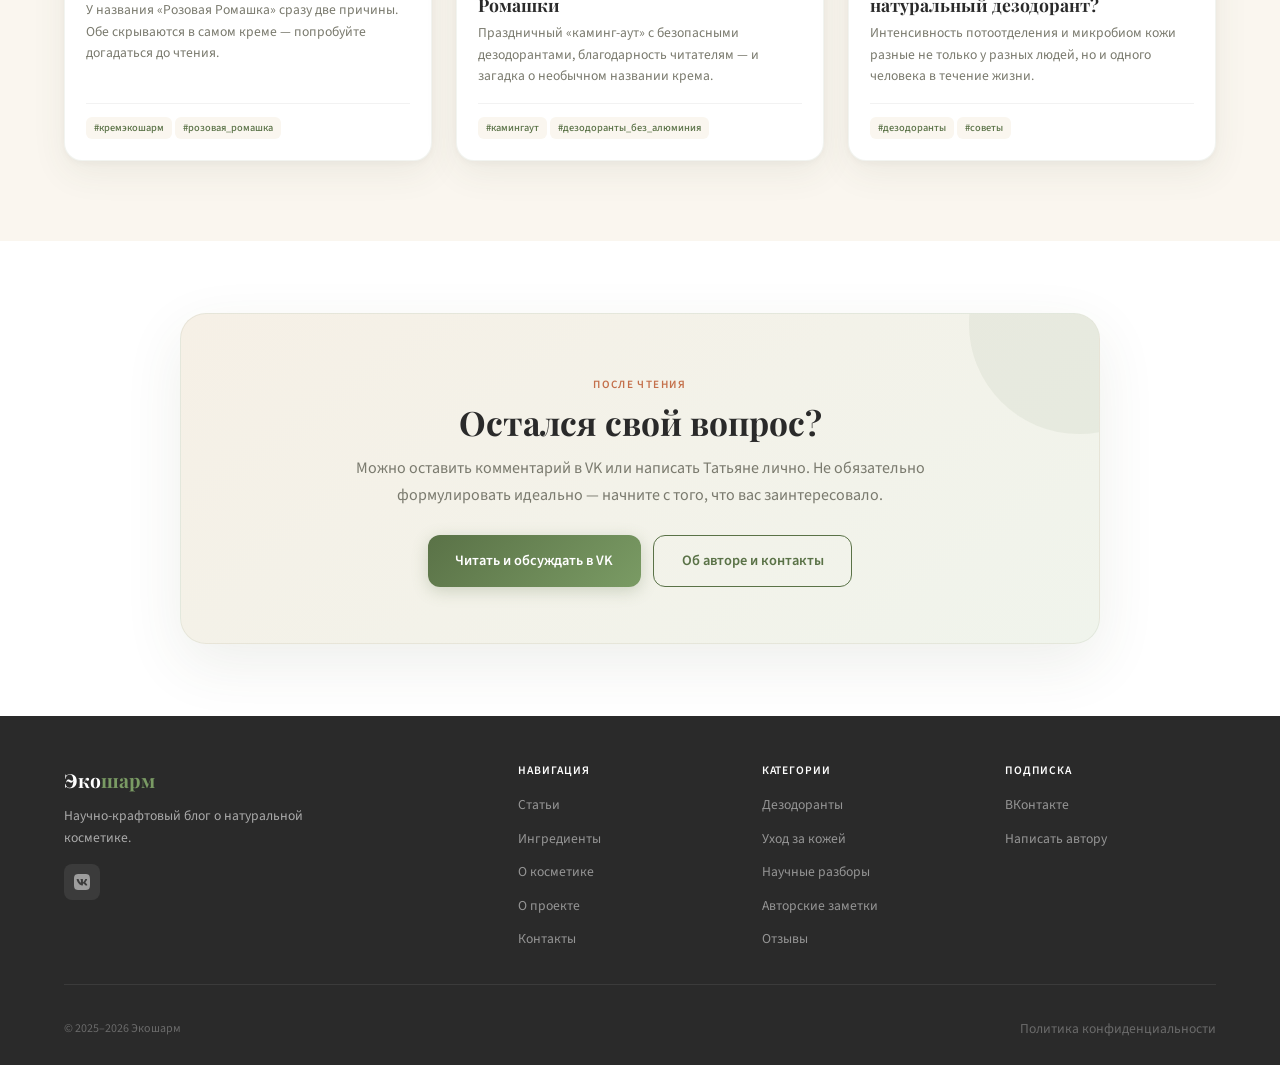
<file: blog.html>
<!DOCTYPE html>
<html lang="ru">
<head>
  <meta charset="UTF-8">
  <meta name="viewport" content="width=device-width, initial-scale=1.0">
  <title>Блог — Экошарм</title>
  <meta name="description" content="Статьи о натуральной косметике, научные разборы состава, советы по уходу за кожей.">
  <link rel="preconnect" href="https://fonts.googleapis.com">
  <link rel="preconnect" href="https://fonts.gstatic.com" crossorigin>
  <link href="https://fonts.googleapis.com/css2?family=Playfair+Display:ital,wght@0,400;0,600;0,700;1,400&family=Source+Sans+3:wght@300;400;500;600;700&display=swap" rel="stylesheet">
  <link rel="stylesheet" href="css/style.css">
</head>
<body>

<!-- HEADER -->
<header class="header" id="header">
  <div class="container header__inner">
    <a href="index.html" class="logo">
      <img src="logo.png" alt="Экошарм" class="logo__img">
      <div class="logo__text">Эко<span>шарм</span></div>
    </a>
    <nav>
      <ul class="nav" id="navLinks">
        <li>
          <a href="blog.html" class="active">
            <svg width="15" height="15" viewBox="0 0 24 24" fill="none" stroke="currentColor" stroke-width="2" stroke-linecap="round" stroke-linejoin="round"><path d="M12 7v14"/><path d="M3 18a1 1 0 0 1-1-1V4a1 1 0 0 1 1-1h5a4 4 0 0 1 4 4 4 4 0 0 1 4-4h5a1 1 0 0 1 1 1v13a1 1 0 0 1-1 1h-6a3 3 0 0 0-3 3 3 3 0 0 0-3-3z"/></svg>
            Статьи
          </a>
        </li>
        <li>
          <a href="reviews.html">
            <svg width="15" height="15" viewBox="0 0 24 24" fill="none" stroke="currentColor" stroke-width="2" stroke-linecap="round" stroke-linejoin="round"><path d="M20 15a4 4 0 0 1-4 4H8l-4 3v-7a4 4 0 0 1-4-4V7a4 4 0 0 1 4-4h12a4 4 0 0 1 4 4z"/><path d="M7 9h.01M12 9h.01M17 9h.01"/></svg>
            Отзывы
          </a>
        </li>
        <li>
          <a href="blog.html">
            <svg width="15" height="15" viewBox="0 0 24 24" fill="none" stroke="currentColor" stroke-width="2" stroke-linecap="round" stroke-linejoin="round"><path d="M11 20A7 7 0 0 1 9.8 6.9C15.5 4.9 17 3.5 19 2c1 2 2 4.5 2 8 0 5.5-4.78 10-10 10Z"/><path d="M2 21c0-3 1.85-5.36 5.08-6C9.5 14.52 12 13 13 12"/></svg>
            Ингредиенты
          </a>
        </li>
        <li>
          <a href="blog.html">
            <svg width="15" height="15" viewBox="0 0 24 24" fill="none" stroke="currentColor" stroke-width="2" stroke-linecap="round" stroke-linejoin="round"><path d="M10 2v7.527a2 2 0 0 1-.211.896L4.72 20.55a1 1 0 0 0 .9 1.45h12.76a1 1 0 0 0 .9-1.45l-5.069-10.127A2 2 0 0 1 14 9.527V2"/><path d="M8.5 2h7"/><path d="M7 16h10"/></svg>
            О косметике
          </a>
        </li>
        <li>
          <a href="index.html">
            <svg width="15" height="15" viewBox="0 0 24 24" fill="none" stroke="currentColor" stroke-width="2" stroke-linecap="round" stroke-linejoin="round"><path d="M16 21v-2a4 4 0 0 0-4-4H6a4 4 0 0 0-4 4v2"/><circle cx="9" cy="7" r="4"/><path d="M22 21v-2a4 4 0 0 0-3-3.87"/><path d="M16 3.13a4 4 0 0 1 0 7.75"/></svg>
            О проекте
          </a>
        </li>
        <li>
          <a href="contact.html">
            <svg width="15" height="15" viewBox="0 0 24 24" fill="none" stroke="currentColor" stroke-width="2" stroke-linecap="round" stroke-linejoin="round"><rect width="20" height="16" x="2" y="4" rx="2"/><path d="m22 7-8.97 5.7a1.94 1.94 0 0 1-2.06 0L2 7"/></svg>
            Контакты
          </a>
        </li>
        <li>
          <button class="nav__search" id="searchBtn" aria-label="Поиск">
            <svg viewBox="0 0 24 24" fill="none" stroke="currentColor" stroke-width="2" stroke-linecap="round" stroke-linejoin="round"><circle cx="11" cy="11" r="8"/><path d="m21 21-4.3-4.3"/></svg>
          </button>
        </li>
        <li>
          <a href="contact.html" class="nav__subscribe">Связаться</a>
        </li>
      </ul>
    </nav>
    <button class="burger" id="burger" aria-label="Меню"><span></span><span></span><span></span></button>
  </div>
</header>

<!-- SEARCH OVERLAY -->
<div class="search-overlay" id="searchOverlay">
  <div class="search-box">
    <div class="search-input-wrap">
      <svg viewBox="0 0 24 24" fill="none" stroke="currentColor" stroke-width="2" stroke-linecap="round" stroke-linejoin="round"><circle cx="11" cy="11" r="8"/><path d="m21 21-4.3-4.3"/></svg>
      <input type="text" class="search-input" id="searchInput" placeholder="Поиск по статьям...">
      <button class="search-close" id="searchClose">
        <svg viewBox="0 0 24 24" fill="none" stroke="currentColor" stroke-width="2" stroke-linecap="round" stroke-linejoin="round"><path d="M18 6 6 18"/><path d="m6 6 12 12"/></svg>
      </button>
    </div>
    <div class="search-results" id="searchResults"></div>
  </div>
</div>

<section class="hero" style="padding:3rem 0 1.5rem;">
  <div class="container">
    <h1>Блог</h1>
    <p class="hero__sub" style="margin-bottom:0;">Научно-популярные статьи о натуральной косметике, биологии кожи и честном составе</p>
    <div class="filters" id="filterBar">
      <button class="filter active" data-category="all">Все</button>
    </div>
  </div>
</section>

<section class="section" style="padding-top:1.5rem;">
  <div class="container">
    <div class="articles" id="articlesGrid"></div>
  </div>
</section>

<section class="soft-cta">
  <div class="container" style="text-align:center;">
    <div class="soft-cta__panel">
      <span class="section-label">После чтения</span>
      <h2>Остался свой вопрос?</h2>
      <p>Можно оставить комментарий в VK или написать Татьяне лично. Не обязательно формулировать идеально — начните с того, что вас заинтересовало.</p>
      <div style="display:flex;gap:0.8rem;justify-content:center;flex-wrap:wrap;">
        <a href="https://vk.com/pautinkainfo" target="_blank" rel="noopener noreferrer" class="btn btn--primary">Читать и обсуждать в VK</a>
        <a href="contact.html" class="btn btn--outline">Об авторе и контакты</a>
      </div>
    </div>
  </div>
</section>

<!-- FOOTER -->
<footer class="footer">
  <div class="container">
    <div class="footer__grid">
      <div class="footer__brand">
        <div class="logo__text" style="color:white;font-size:1.2rem;">Эко<span style="color:var(--olive-light);">шарм</span></div>
        <p>Научно-крафтовый блог о натуральной косметике.</p>
        <div class="footer__social">
          <a href="https://vk.com/pautinkainfo" target="_blank" rel="noopener noreferrer" aria-label="VK Татьяны Соколовой">
            <svg viewBox="0 0 24 24" fill="currentColor"><path d="M15.684 0H8.316C1.592 0 0 1.592 0 8.316v7.368C0 22.408 1.592 24 8.316 24h7.368C22.408 24 24 22.408 24 15.684V8.316C24 1.592 22.391 0 15.684 0zm3.692 17.123h-1.744c-.66 0-.864-.525-2.05-1.727-1.033-1-1.49-1.135-1.744-1.135-.356 0-.458.102-.458.593v1.575c0 .424-.135.678-1.253.678-1.846 0-3.896-1.118-5.339-3.202C4.624 10.857 4.03 8.57 4.03 8.096c0-.254.102-.491.593-.491h1.744c.44 0 .61.203.78.677.864 2.49 2.303 4.675 2.896 4.675.22 0 .322-.102.322-.66V9.721c-.068-1.186-.695-1.287-.695-1.71 0-.203.17-.407.44-.407h2.744c.373 0 .508.203.508.643v3.473c0 .372.17.508.271.508.22 0 .407-.136.813-.542 1.253-1.406 2.151-3.574 2.151-3.574.119-.254.322-.491.763-.491h1.744c.525 0 .644.27.525.643-.22 1.017-2.354 4.031-2.354 4.031-.186.305-.254.44 0 .78.186.254.796.78 1.203 1.253.745.847 1.32 1.558 1.473 2.05.17.49-.085.744-.576.744z"/></svg>
          </a>
        </div>
      </div>
      <div>
        <h4>Навигация</h4>
        <ul>
          <li><a href="blog.html">Статьи</a></li>
          <li><a href="blog.html">Ингредиенты</a></li>
          <li><a href="blog.html">О косметике</a></li>
          <li><a href="index.html">О проекте</a></li>
          <li><a href="contact.html">Контакты</a></li>
        </ul>
      </div>
      <div>
        <h4>Категории</h4>
        <ul>
          <li><a href="blog.html">Дезодоранты</a></li>
          <li><a href="blog.html">Уход за кожей</a></li>
          <li><a href="blog.html">Научные разборы</a></li>
          <li><a href="blog.html">Авторские заметки</a></li>
          <li><a href="reviews.html">Отзывы</a></li>
        </ul>
      </div>
      <div>
        <h4>Подписка</h4>
        <ul>
          <li><a href="https://vk.com/pautinkainfo" target="_blank" rel="noopener noreferrer">ВКонтакте</a></li>
          <li><a href="contact.html">Написать автору</a></li>
        </ul>
      </div>
    </div>
    <div class="footer__bottom">
      <span>&copy; 2025–2026 Экошарм</span>
      <a href="#">Политика конфиденциальности</a>
    </div>
  </div>
</footer>

<button class="to-top" id="toTop" aria-label="Наверх">&uarr;</button>

<script src="js/data.js"></script>
<script src="js/main.js"></script>
<script>
  const bar = document.getElementById('filterBar');
  const grid = document.getElementById('articlesGrid');
  if (bar && grid && window.ARTICLES) {
    grid.innerHTML = window.ARTICLES.map(a => createArticleCard(a)).join('');
    if (window.getCategories) {
      window.getCategories().forEach(c => {
        const b = document.createElement('button');
        b.className = 'filter'; b.dataset.category = c; b.textContent = c;
        bar.appendChild(b);
      });
      const btns = bar.querySelectorAll('.filter');
      btns.forEach(btn => btn.addEventListener('click', () => {
        btns.forEach(b => b.classList.remove('active'));
        btn.classList.add('active');
        grid.querySelectorAll('.card').forEach(c => {
          c.classList.toggle('hidden', btn.dataset.category !== 'all' && c.dataset.category !== btn.dataset.category);
        });
      }));
    }
  }
</script>
</body>
</html>
</file>
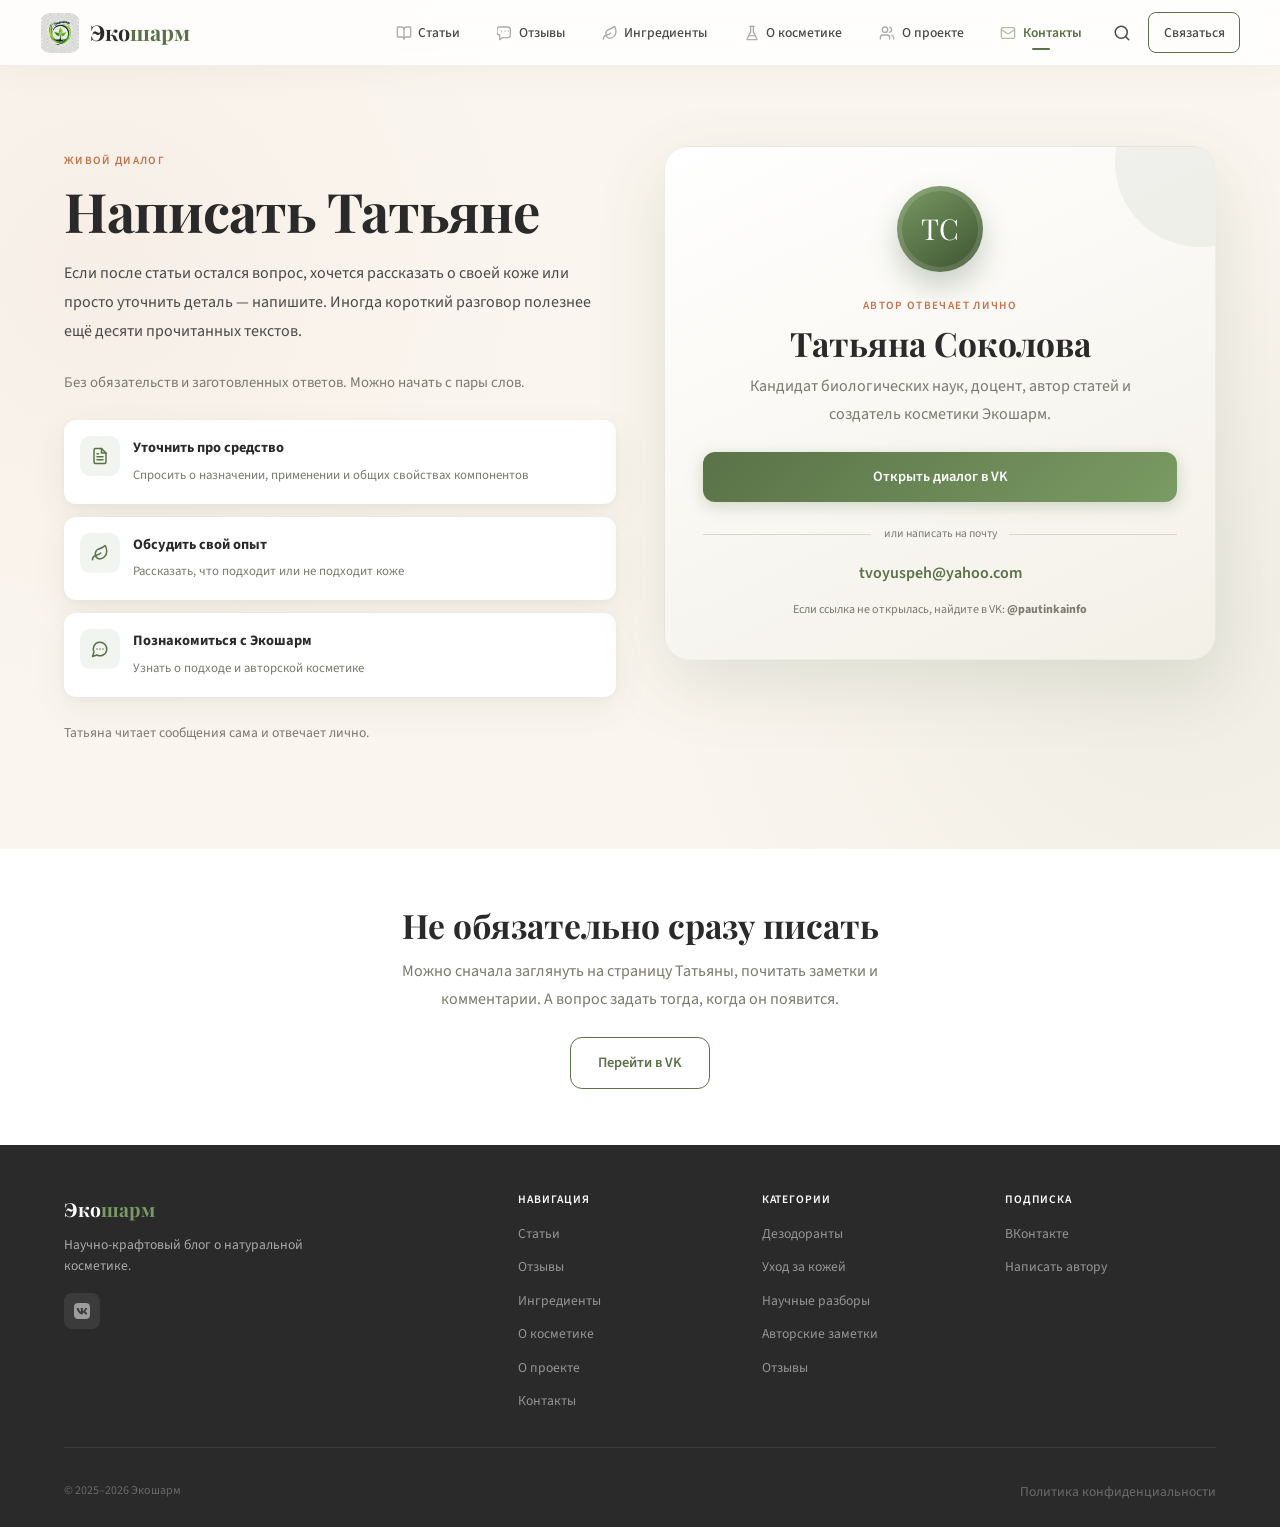
<file: contact.html>
<!DOCTYPE html>
<html lang="ru">
<head>
  <meta charset="UTF-8">
  <meta name="viewport" content="width=device-width, initial-scale=1.0">
  <title>Связаться — Экошарм</title>
  <meta name="description" content="Задайте вопрос по натуральной косметике, получите консультацию.">
  <link rel="preconnect" href="https://fonts.googleapis.com">
  <link rel="preconnect" href="https://fonts.gstatic.com" crossorigin>
  <link href="https://fonts.googleapis.com/css2?family=Playfair+Display:ital,wght@0,400;0,600;0,700;1,400&family=Source+Sans+3:wght@300;400;500;600;700&display=swap" rel="stylesheet">
  <link rel="stylesheet" href="css/style.css">
</head>
<body>

<!-- HEADER -->
<header class="header" id="header">
  <div class="container header__inner">
    <a href="index.html" class="logo">
      <img src="logo.png" alt="Экошарм" class="logo__img">
      <div class="logo__text">Эко<span>шарм</span></div>
    </a>
    <nav>
      <ul class="nav" id="navLinks">
        <li>
          <a href="blog.html">
            <svg width="15" height="15" viewBox="0 0 24 24" fill="none" stroke="currentColor" stroke-width="2" stroke-linecap="round" stroke-linejoin="round"><path d="M12 7v14"/><path d="M3 18a1 1 0 0 1-1-1V4a1 1 0 0 1 1-1h5a4 4 0 0 1 4 4 4 4 0 0 1 4-4h5a1 1 0 0 1 1 1v13a1 1 0 0 1-1 1h-6a3 3 0 0 0-3 3 3 3 0 0 0-3-3z"/></svg>
            Статьи
          </a>
        </li>
        <li>
          <a href="reviews.html">
            <svg width="15" height="15" viewBox="0 0 24 24" fill="none" stroke="currentColor" stroke-width="2" stroke-linecap="round" stroke-linejoin="round"><path d="M20 15a4 4 0 0 1-4 4H8l-4 3v-7a4 4 0 0 1-4-4V7a4 4 0 0 1 4-4h12a4 4 0 0 1 4 4z"/><path d="M7 9h.01M12 9h.01M17 9h.01"/></svg>
            Отзывы
          </a>
        </li>
        <li>
          <a href="blog.html">
            <svg width="15" height="15" viewBox="0 0 24 24" fill="none" stroke="currentColor" stroke-width="2" stroke-linecap="round" stroke-linejoin="round"><path d="M11 20A7 7 0 0 1 9.8 6.9C15.5 4.9 17 3.5 19 2c1 2 2 4.5 2 8 0 5.5-4.78 10-10 10Z"/><path d="M2 21c0-3 1.85-5.36 5.08-6C9.5 14.52 12 13 13 12"/></svg>
            Ингредиенты
          </a>
        </li>
        <li>
          <a href="blog.html">
            <svg width="15" height="15" viewBox="0 0 24 24" fill="none" stroke="currentColor" stroke-width="2" stroke-linecap="round" stroke-linejoin="round"><path d="M10 2v7.527a2 2 0 0 1-.211.896L4.72 20.55a1 1 0 0 0 .9 1.45h12.76a1 1 0 0 0 .9-1.45l-5.069-10.127A2 2 0 0 1 14 9.527V2"/><path d="M8.5 2h7"/><path d="M7 16h10"/></svg>
            О косметике
          </a>
        </li>
        <li>
          <a href="index.html">
            <svg width="15" height="15" viewBox="0 0 24 24" fill="none" stroke="currentColor" stroke-width="2" stroke-linecap="round" stroke-linejoin="round"><path d="M16 21v-2a4 4 0 0 0-4-4H6a4 4 0 0 0-4 4v2"/><circle cx="9" cy="7" r="4"/><path d="M22 21v-2a4 4 0 0 0-3-3.87"/><path d="M16 3.13a4 4 0 0 1 0 7.75"/></svg>
            О проекте
          </a>
        </li>
        <li>
          <a href="contact.html" class="active">
            <svg width="15" height="15" viewBox="0 0 24 24" fill="none" stroke="currentColor" stroke-width="2" stroke-linecap="round" stroke-linejoin="round"><rect width="20" height="16" x="2" y="4" rx="2"/><path d="m22 7-8.97 5.7a1.94 1.94 0 0 1-2.06 0L2 7"/></svg>
            Контакты
          </a>
        </li>
        <li>
          <button class="nav__search" id="searchBtn" aria-label="Поиск">
            <svg viewBox="0 0 24 24" fill="none" stroke="currentColor" stroke-width="2" stroke-linecap="round" stroke-linejoin="round"><circle cx="11" cy="11" r="8"/><path d="m21 21-4.3-4.3"/></svg>
          </button>
        </li>
        <li>
          <a href="contact.html" class="nav__subscribe">Связаться</a>
        </li>
      </ul>
    </nav>
    <button class="burger" id="burger" aria-label="Меню"><span></span><span></span><span></span></button>
  </div>
</header>

<!-- SEARCH OVERLAY -->
<div class="search-overlay" id="searchOverlay">
  <div class="search-box">
    <div class="search-input-wrap">
      <svg viewBox="0 0 24 24" fill="none" stroke="currentColor" stroke-width="2" stroke-linecap="round" stroke-linejoin="round"><circle cx="11" cy="11" r="8"/><path d="m21 21-4.3-4.3"/></svg>
      <input type="text" class="search-input" id="searchInput" placeholder="Поиск по статьям...">
      <button class="search-close" id="searchClose">
        <svg viewBox="0 0 24 24" fill="none" stroke="currentColor" stroke-width="2" stroke-linecap="round" stroke-linejoin="round"><path d="M18 6 6 18"/><path d="m6 6 12 12"/></svg>
      </button>
    </div>
    <div class="search-results" id="searchResults"></div>
  </div>
</div>

<section class="contact">
  <div class="container">
    <div class="contact__grid">
      <div class="contact__info">
        <span class="section-label">Живой диалог</span>
        <h1>Написать Татьяне</h1>
        <p>Если после статьи остался вопрос, хочется рассказать о своей коже или просто уточнить деталь — напишите. Иногда короткий разговор полезнее ещё десяти прочитанных текстов.</p>
        <p style="color:var(--stone);font-size:0.92rem;">Без обязательств и заготовленных ответов. Можно начать с пары слов.</p>
        <ul class="contact__features">
          <li>
            <div class="icon">
              <svg width="18" height="18" viewBox="0 0 24 24" fill="none" stroke="var(--olive)" stroke-width="2" stroke-linecap="round" stroke-linejoin="round"><path d="M14 2H6a2 2 0 0 0-2 2v16a2 2 0 0 0 2 2h12a2 2 0 0 0 2-2V8Z"/><path d="M14 2v6h6"/><path d="M16 13H8"/><path d="M16 17H8"/><path d="M10 9H8"/></svg>
            </div>
            <div>
              <strong>Уточнить про средство</strong>
              <span>Спросить о назначении, применении и общих свойствах компонентов</span>
            </div>
          </li>
          <li>
            <div class="icon">
              <svg width="18" height="18" viewBox="0 0 24 24" fill="none" stroke="var(--olive)" stroke-width="2" stroke-linecap="round" stroke-linejoin="round"><path d="M11 20A7 7 0 0 1 9.8 6.9C15.5 4.9 17 3.5 19 2c1 2 2 4.5 2 8 0 5.5-4.78 10-10 10Z"/><path d="M2 21c0-3 1.85-5.36 5.08-6C9.5 14.52 12 13 13 12"/></svg>
            </div>
            <div>
              <strong>Обсудить свой опыт</strong>
              <span>Рассказать, что подходит или не подходит коже</span>
            </div>
          </li>
          <li>
            <div class="icon">
              <svg width="18" height="18" viewBox="0 0 24 24" fill="none" stroke="var(--olive)" stroke-width="2" stroke-linecap="round" stroke-linejoin="round"><path d="M7.9 20A9 9 0 1 0 4 16.1L2 22Z"/><path d="M8 12h.01"/><path d="M12 12h.01"/><path d="M16 12h.01"/></svg>
            </div>
            <div>
              <strong>Познакомиться с Экошарм</strong>
              <span>Узнать о подходе и авторской косметике</span>
            </div>
          </li>
        </ul>
        <p style="margin-top:1.5rem;font-size:0.85rem;color:var(--stone);">Татьяна читает сообщения сама и отвечает лично.</p>
      </div>
      <div class="contact-author-card">
        <div class="contact-author-card__mark">ТС</div>
        <span class="section-label">Автор отвечает лично</span>
        <h2>Татьяна Соколова</h2>
        <p>Кандидат биологических наук, доцент, автор статей и создатель косметики Экошарм.</p>
        <a href="https://vk.com/pautinkainfo" target="_blank" rel="noopener noreferrer" class="btn btn--primary contact-author-card__primary">Открыть диалог в VK</a>
        <div class="contact-author-card__divider"><span>или написать на почту</span></div>
        <a href="mailto:tvoyuspeh@yahoo.com" class="contact-author-card__email">tvoyuspeh@yahoo.com</a>
        <small>Если ссылка не открылась, найдите в VK: <strong>@pautinkainfo</strong></small>
      </div>
    </div>
  </div>
</section>

<section class="soft-cta soft-cta--compact">
  <div class="container" style="text-align:center;">
    <div>
      <h2 style="margin-bottom:0.8rem;">Не обязательно сразу писать</h2>
      <p style="color:var(--stone);max-width:560px;margin:0 auto 1.5rem;font-size:1rem;">Можно сначала заглянуть на страницу Татьяны, почитать заметки и комментарии. А вопрос задать тогда, когда он появится.</p>
      <div style="display:flex;gap:0.8rem;justify-content:center;flex-wrap:wrap;">
        <a href="https://vk.com/pautinkainfo" target="_blank" rel="noopener noreferrer" class="btn btn--outline">Перейти в VK</a>
      </div>
    </div>
  </div>
</section>

<!-- FOOTER -->
<footer class="footer">
  <div class="container">
    <div class="footer__grid">
      <div class="footer__brand">
        <div class="logo__text" style="color:white;font-size:1.2rem;">Эко<span style="color:var(--olive-light);">шарм</span></div>
        <p>Научно-крафтовый блог о натуральной косметике.</p>
        <div class="footer__social">
          <a href="https://vk.com/pautinkainfo" target="_blank" rel="noopener noreferrer" aria-label="VK Татьяны Соколовой">
            <svg viewBox="0 0 24 24" fill="currentColor"><path d="M15.684 0H8.316C1.592 0 0 1.592 0 8.316v7.368C0 22.408 1.592 24 8.316 24h7.368C22.408 24 24 22.408 24 15.684V8.316C24 1.592 22.391 0 15.684 0zm3.692 17.123h-1.744c-.66 0-.864-.525-2.05-1.727-1.033-1-1.49-1.135-1.744-1.135-.356 0-.458.102-.458.593v1.575c0 .424-.135.678-1.253.678-1.846 0-3.896-1.118-5.339-3.202C4.624 10.857 4.03 8.57 4.03 8.096c0-.254.102-.491.593-.491h1.744c.44 0 .61.203.78.677.864 2.49 2.303 4.675 2.896 4.675.22 0 .322-.102.322-.66V9.721c-.068-1.186-.695-1.287-.695-1.71 0-.203.17-.407.44-.407h2.744c.373 0 .508.203.508.643v3.473c0 .372.17.508.271.508.22 0 .407-.136.813-.542 1.253-1.406 2.151-3.574 2.151-3.574.119-.254.322-.491.763-.491h1.744c.525 0 .644.27.525.643-.22 1.017-2.354 4.031-2.354 4.031-.186.305-.254.44 0 .78.186.254.796.78 1.203 1.253.745.847 1.32 1.558 1.473 2.05.17.49-.085.744-.576.744z"/></svg>
          </a>
        </div>
      </div>
      <div>
        <h4>Навигация</h4>
        <ul>
          <li><a href="blog.html">Статьи</a></li>
          <li><a href="reviews.html">Отзывы</a></li>
          <li><a href="blog.html">Ингредиенты</a></li>
          <li><a href="blog.html">О косметике</a></li>
          <li><a href="index.html">О проекте</a></li>
          <li><a href="contact.html">Контакты</a></li>
        </ul>
      </div>
      <div>
        <h4>Категории</h4>
        <ul>
          <li><a href="blog.html">Дезодоранты</a></li>
          <li><a href="blog.html">Уход за кожей</a></li>
          <li><a href="blog.html">Научные разборы</a></li>
          <li><a href="blog.html">Авторские заметки</a></li>
          <li><a href="reviews.html">Отзывы</a></li>
        </ul>
      </div>
      <div>
        <h4>Подписка</h4>
        <ul>
          <li><a href="https://vk.com/pautinkainfo" target="_blank" rel="noopener noreferrer">ВКонтакте</a></li>
          <li><a href="contact.html">Написать автору</a></li>
        </ul>
      </div>
    </div>
    <div class="footer__bottom">
      <span>&copy; 2025–2026 Экошарм</span>
      <a href="#">Политика конфиденциальности</a>
    </div>
  </div>
</footer>

<button class="to-top" id="toTop" aria-label="Наверх">&uarr;</button>

<script src="js/data.js"></script>
<script src="js/main.js"></script>
</body>
</html>
</file>
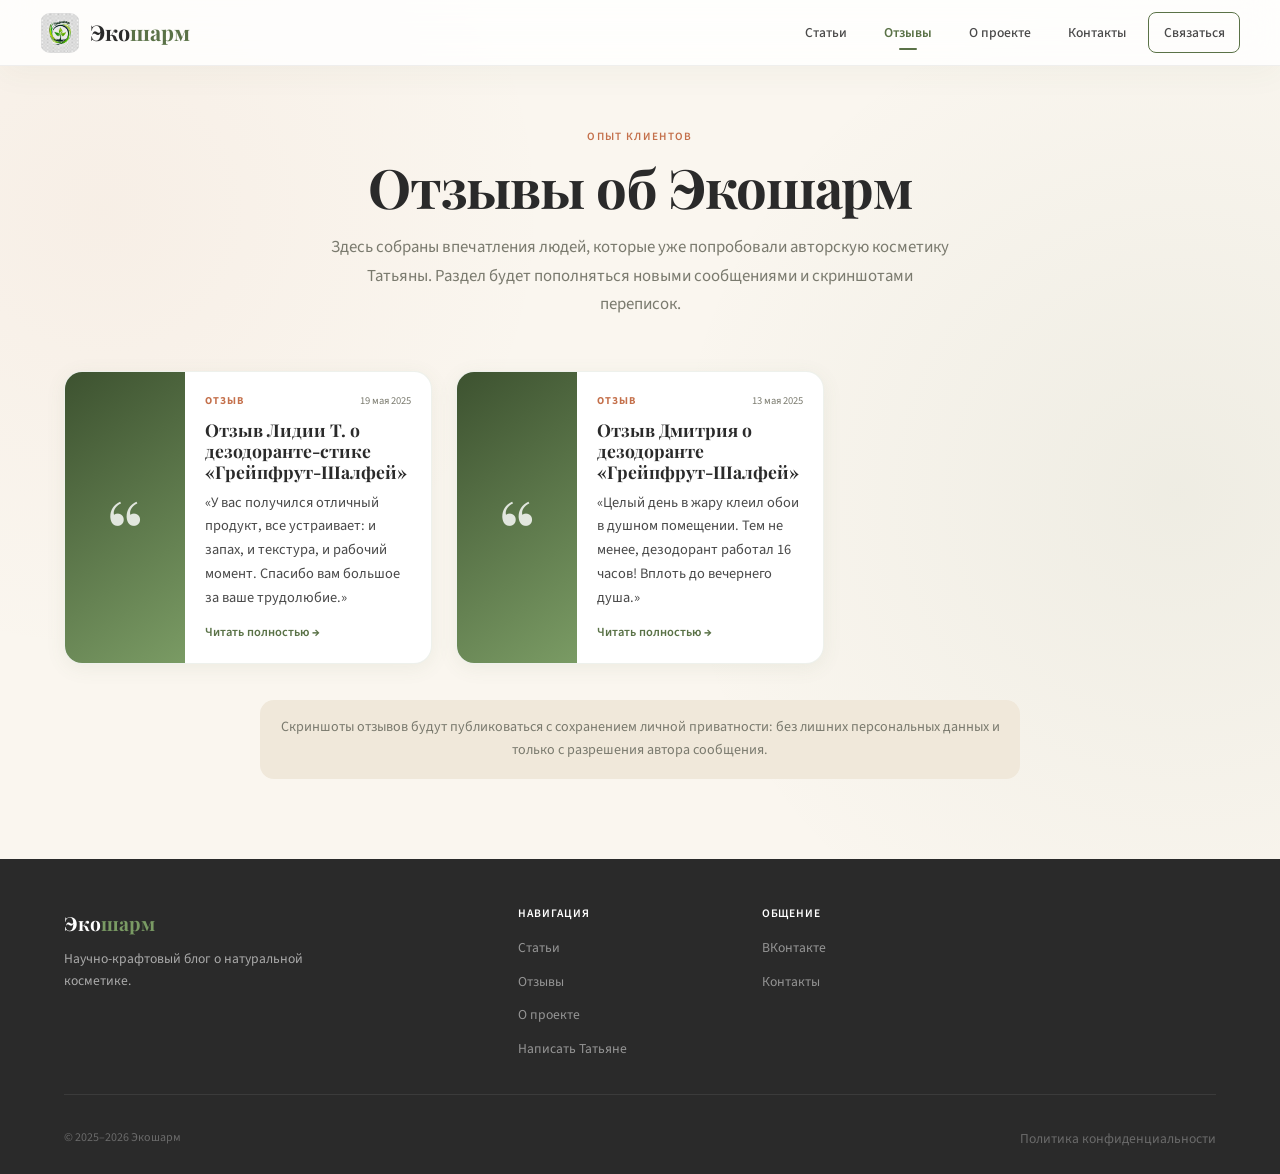
<file: reviews.html>
<!DOCTYPE html>
<html lang="ru">
<head>
  <meta charset="UTF-8">
  <meta name="viewport" content="width=device-width, initial-scale=1.0">
  <title>Отзывы — Экошарм</title>
  <meta name="description" content="Отзывы об авторской косметике Экошарм.">
  <link rel="preconnect" href="https://fonts.googleapis.com">
  <link rel="preconnect" href="https://fonts.gstatic.com" crossorigin>
  <link href="https://fonts.googleapis.com/css2?family=Playfair+Display:ital,wght@0,400;0,600;0,700;1,400&family=Source+Sans+3:wght@300;400;500;600;700&display=swap" rel="stylesheet">
  <link rel="stylesheet" href="css/style.css">
</head>
<body>

<header class="header" id="header">
  <div class="container header__inner">
    <a href="index.html" class="logo">
      <img src="logo.png" alt="Экошарм" class="logo__img">
      <div class="logo__text">Эко<span>шарм</span></div>
    </a>
    <nav>
      <ul class="nav" id="navLinks">
        <li><a href="blog.html">Статьи</a></li>
        <li><a href="reviews.html" class="active">Отзывы</a></li>
        <li><a href="index.html">О проекте</a></li>
        <li><a href="contact.html">Контакты</a></li>
        <li><a href="contact.html" class="nav__subscribe">Связаться</a></li>
      </ul>
    </nav>
    <button class="burger" id="burger" aria-label="Меню"><span></span><span></span><span></span></button>
  </div>
</header>

<main>
  <section class="reviews-hero">
    <div class="container">
      <span class="section-label">Опыт клиентов</span>
      <h1>Отзывы об Экошарм</h1>
      <p>Здесь собраны впечатления людей, которые уже попробовали авторскую косметику Татьяны. Раздел будет пополняться новыми сообщениями и скриншотами переписок.</p>
    </div>
  </section>

  <section class="reviews">
    <div class="container">
      <div class="reviews__grid" id="reviewsGrid"></div>
      <p class="reviews-note">Скриншоты отзывов будут публиковаться с сохранением личной приватности: без лишних персональных данных и только с разрешения автора сообщения.</p>
    </div>
  </section>
</main>

<footer class="footer">
  <div class="container">
    <div class="footer__grid">
      <div class="footer__brand">
        <div class="logo__text" style="color:white;font-size:1.2rem;">Эко<span style="color:var(--olive-light);">шарм</span></div>
        <p>Научно-крафтовый блог о натуральной косметике.</p>
      </div>
      <div>
        <h4>Навигация</h4>
        <ul>
          <li><a href="blog.html">Статьи</a></li>
          <li><a href="reviews.html">Отзывы</a></li>
          <li><a href="index.html">О проекте</a></li>
          <li><a href="contact.html">Написать Татьяне</a></li>
        </ul>
      </div>
      <div>
        <h4>Общение</h4>
        <ul>
          <li><a href="https://vk.com/pautinkainfo" target="_blank" rel="noopener noreferrer">ВКонтакте</a></li>
          <li><a href="contact.html">Контакты</a></li>
        </ul>
      </div>
    </div>
    <div class="footer__bottom">
      <span>&copy; 2025–2026 Экошарм</span>
      <a href="#">Политика конфиденциальности</a>
    </div>
  </div>
</footer>

<button class="to-top" id="toTop" aria-label="Наверх">&uarr;</button>

<script src="js/data.js"></script>
<script src="js/main.js"></script>
</body>
</html>
</file>
<file: css/style.css>
/* ==========================================
   ЭКОШАРМ — v3 Modern Redesign
   ========================================== */

/* ===== VARIABLES ===== */
:root {
  --olive: #5A7247;
  --olive-dark: #3D5230;
  --olive-light: #7A9B64;
  --olive-muted: rgba(90,114,71,0.08);
  --terracotta: #C4704B;
  --terracotta-light: #E8956E;
  --cream: #FAF6EF;
  --cream-dark: #F0E8DA;
  --sand: #E0D5C3;
  --charcoal: #2A2A2A;
  --graphite: #4A4A4A;
  --stone: #7A7A6E;
  --white: #FFFFFF;

  --font-display: 'Playfair Display', Georgia, serif;
  --font-body: 'Source Sans 3', 'Segoe UI', sans-serif;

  --max-w: 1200px;
  --content-w: 720px;
  --radius: 12px;
  --radius-lg: 18px;
  --radius-xl: 24px;

  --shadow-sm: 0 2px 8px rgba(0,0,0,0.05);
  --shadow-md: 0 8px 30px rgba(0,0,0,0.08);
  --shadow-lg: 0 20px 60px rgba(0,0,0,0.1);
  --shadow-card: 0 4px 20px rgba(90,114,71,0.08);
  --shadow-card-hover: 0 12px 40px rgba(90,114,71,0.14);

  --glass-bg: rgba(255,255,255,0.82);
  --glass-border: rgba(255,255,255,0.4);
  --transition: 0.3s cubic-bezier(0.4, 0, 0.2, 1);
}

/* ===== RESET ===== */
*, *::before, *::after { margin: 0; padding: 0; box-sizing: border-box; }
html { scroll-behavior: smooth; }
body {
  font-family: var(--font-body);
  line-height: 1.7;
  color: var(--charcoal);
  background: var(--cream);
  -webkit-font-smoothing: antialiased;
  overflow-x: hidden;
}
img { max-width: 100%; height: auto; display: block; }
a { color: var(--olive); text-decoration: none; transition: color var(--transition); }
a:hover { color: var(--terracotta); }
ul { list-style: none; }

h1, h2, h3, h4 { font-family: var(--font-display); font-weight: 700; line-height: 1.2; }
h1 { font-size: clamp(2.2rem, 5vw, 3.4rem); letter-spacing: -0.02em; }
h2 { font-size: clamp(1.5rem, 3vw, 2.1rem); }
h3 { font-size: clamp(1.1rem, 2vw, 1.35rem); }

.container { max-width: var(--max-w); margin: 0 auto; padding: 0 1.5rem; }
.container--narrow { max-width: var(--content-w); }

/* ===== HEADER ===== */
.header {
  position: sticky; top: 0; z-index: 100;
  background: var(--glass-bg);
  backdrop-filter: blur(16px);
  -webkit-backdrop-filter: blur(16px);
  border-bottom: 1px solid rgba(0,0,0,0.06);
  transition: background var(--transition), box-shadow var(--transition);
}
.header.scrolled {
  background: rgba(250,246,239,0.97);
  box-shadow: 0 2px 20px rgba(0,0,0,0.06);
}
.header__inner {
  display: flex; align-items: center; justify-content: space-between;
  padding: 0.75rem 0;
}

/* Logo */
.logo { display: flex; align-items: center; gap: 0.6rem; text-decoration: none; }
.logo__img {
  width: 40px; height: 40px;
  border-radius: 10px;
  object-fit: contain;
  transition: transform var(--transition);
}
.logo:hover .logo__img { transform: rotate(-5deg) scale(1.05); }
.logo__icon {
  width: 36px; height: 36px;
  background: var(--olive);
  border-radius: 10px;
  display: flex; align-items: center; justify-content: center;
  color: white; font-size: 1rem;
  box-shadow: 0 2px 8px rgba(90,114,71,0.3);
  transition: transform var(--transition);
}
.logo:hover .logo__icon { transform: rotate(-5deg) scale(1.05); }
.logo__text {
  font-family: var(--font-display); font-size: 1.35rem; font-weight: 700;
  color: var(--charcoal);
}
.logo__text span { color: var(--olive); }

/* Navigation */
.nav { display: flex; align-items: center; gap: 0.5rem; list-style: none; }
.nav li { position: relative; }
.nav a {
  display: inline-flex; align-items: center; gap: 0.4rem;
  padding: 0.5rem 0.9rem;
  font-size: 0.85rem; font-weight: 500; color: var(--graphite);
  border-radius: 8px; transition: all var(--transition);
}
.nav a svg { width: 16px; height: 16px; opacity: 0.45; transition: opacity var(--transition); }
.nav a:hover { color: var(--olive); background: var(--olive-muted); }
.nav a:hover svg { opacity: 0.8; }
.nav a.active { color: var(--olive); font-weight: 600; }
.nav a.active::after {
  content: ''; position: absolute; bottom: 2px; left: 50%; transform: translateX(-50%);
  width: 18px; height: 2px; background: var(--olive); border-radius: 1px;
}

/* Search icon */
.nav__search {
  width: 36px; height: 36px;
  display: flex; align-items: center; justify-content: center;
  border: none; background: transparent; cursor: pointer;
  border-radius: 8px; transition: all var(--transition);
  color: var(--graphite);
}
.nav__search:hover { background: var(--olive-muted); color: var(--olive); }
.nav__search svg { width: 18px; height: 18px; }

/* Subscribe button */
.nav__subscribe {
  display: inline-flex; align-items: center; gap: 0.3rem;
  padding: 0.5rem 1.1rem;
  background: transparent; color: var(--olive);
  border: 1.5px solid var(--olive);
  border-radius: var(--radius); font-size: 0.8rem; font-weight: 600;
  cursor: pointer; transition: all var(--transition);
  text-decoration: none;
}
.nav__subscribe:hover {
  background: var(--olive); color: white;
  box-shadow: 0 4px 16px rgba(90,114,71,0.3);
  transform: translateY(-1px);
}

/* Burger */
.burger {
  display: none; background: none; border: none; cursor: pointer;
  padding: 0.5rem; border-radius: 8px;
  transition: background var(--transition);
}
.burger:hover { background: var(--olive-muted); }
.burger span {
  display: block; width: 20px; height: 2px; background: var(--charcoal);
  margin: 5px 0; transition: all 0.3s; border-radius: 1px;
}

/* ===== SEARCH OVERLAY ===== */
.search-overlay {
  position: fixed; inset: 0; z-index: 200;
  background: rgba(42,42,42,0.6);
  backdrop-filter: blur(8px);
  -webkit-backdrop-filter: blur(8px);
  display: flex; align-items: flex-start; justify-content: center;
  padding-top: 12vh;
  opacity: 0; pointer-events: none;
  transition: opacity 0.3s;
}
.search-overlay.open { opacity: 1; pointer-events: all; }
.search-box {
  background: white; border-radius: var(--radius-xl);
  width: 90%; max-width: 600px;
  box-shadow: var(--shadow-lg);
  overflow: hidden;
  transform: translateY(-20px);
  transition: transform 0.3s;
}
.search-overlay.open .search-box { transform: translateY(0); }
.search-input-wrap {
  display: flex; align-items: center; gap: 0.8rem;
  padding: 1.2rem 1.5rem;
  border-bottom: 1px solid rgba(0,0,0,0.06);
}
.search-input-wrap svg { width: 20px; height: 20px; color: var(--stone); flex-shrink: 0; }
.search-input {
  flex: 1; border: none; outline: none;
  font-family: var(--font-body); font-size: 1rem;
  color: var(--charcoal); background: transparent;
}
.search-input::placeholder { color: var(--stone); }
.search-close {
  background: none; border: none; cursor: pointer;
  color: var(--stone); padding: 0.3rem; border-radius: 6px;
  transition: all var(--transition);
}
.search-close:hover { background: var(--cream); color: var(--charcoal); }
.search-close svg { width: 18px; height: 18px; }
.search-results { max-height: 50vh; overflow-y: auto; padding: 0.5rem; }
.search-result {
  display: flex; gap: 1rem; padding: 0.8rem; border-radius: var(--radius);
  text-decoration: none; color: inherit; transition: background var(--transition);
}
.search-result:hover { background: var(--cream); }
.search-result__img {
  width: 60px; height: 60px; border-radius: 8px; object-fit: cover;
  background: var(--cream-dark); flex-shrink: 0;
}
.search-result__info { flex: 1; min-width: 0; }
.search-result__cat {
  font-size: 0.65rem; font-weight: 600; text-transform: uppercase;
  letter-spacing: 0.08em; color: var(--terracotta); margin-bottom: 0.15rem;
}
.search-result__title {
  font-family: var(--font-display); font-size: 0.95rem;
  line-height: 1.3; color: var(--charcoal);
}
.search-empty {
  text-align: center; padding: 2rem 1rem; color: var(--stone);
  font-size: 0.9rem;
}

/* ===== HERO ===== */
.hero {
  padding: 6rem 0 5rem;
  position: relative;
  overflow: hidden;
  background-image: url('../Фото к статьям/patern_listya.png');
  background-size: cover;
  background-position: center;
  background-repeat: no-repeat;
}
.hero::before {
  content: ''; position: absolute; inset: 0;
  background: rgba(250,246,239,0.85);
  pointer-events: none;
}
.hero__grid {
  display: grid; grid-template-columns: 1fr 1fr;
  gap: 4rem; align-items: center;
  position: relative; z-index: 1;
}
.hero__content { max-width: 540px; }
.hero__badge {
  display: inline-flex; align-items: center; gap: 0.4rem;
  background: white; border: 1px solid var(--sand);
  border-radius: 20px; padding: 0.4rem 1.1rem;
  font-size: 0.72rem; font-weight: 500; color: var(--olive);
  text-transform: uppercase; letter-spacing: 0.1em;
  margin-bottom: 1.8rem;
  box-shadow: var(--shadow-sm);
}
.hero h1 { margin-bottom: 1.4rem; }
.hero h1 em {
  font-style: normal; color: var(--olive);
  position: relative;
}
.hero h1 em::after {
  content: ''; position: absolute; bottom: 3px; left: 0; right: 0;
  height: 12px; background: rgba(90,114,71,0.12); border-radius: 6px; z-index: -1;
}
.hero__sub {
  font-size: 1.1rem; color: var(--stone); line-height: 1.85;
  font-weight: 300; margin-bottom: 2.2rem;
}
.hero__actions { display: flex; gap: 1rem; flex-wrap: wrap; }

/* Hero visual — decorative CSS composition */
.hero__visual {
  position: relative; display: flex; justify-content: center; align-items: center;
  min-height: 400px;
}
.hero__visual-bg {
  position: absolute; width: 320px; height: 320px;
  background: radial-gradient(circle, rgba(90,114,71,0.12) 0%, transparent 70%);
  border-radius: 50%; filter: blur(30px);
}
.hero__product-img {
  position: relative; z-index: 2;
  max-width: 360px; width: 100%; height: auto;
  border-radius: var(--radius-xl);
  box-shadow: var(--shadow-lg);
}
.hero__stamp {
  position: absolute; top: 10px; right: 20px; z-index: 3;
  width: 100px; height: 100px;
}
.hero__stamp svg { width: 100%; height: 100%; }

/* ===== BUTTONS ===== */
.btn {
  display: inline-flex; align-items: center; gap: 0.4rem;
  padding: 0.8rem 1.7rem; border-radius: var(--radius);
  font-family: var(--font-body); font-size: 0.9rem; font-weight: 600;
  cursor: pointer; transition: all var(--transition); border: none; text-decoration: none;
}
.btn--primary {
  background: linear-gradient(135deg, var(--olive), var(--olive-light));
  color: white;
  box-shadow: 0 4px 16px rgba(90,114,71,0.25);
}
.btn--primary:hover {
  color: white;
  transform: translateY(-2px);
  box-shadow: 0 8px 24px rgba(90,114,71,0.35);
}
.btn--outline {
  background: transparent; color: var(--olive);
  border: 1.5px solid var(--olive);
}
.btn--outline:hover {
  background: var(--olive); color: white;
  box-shadow: 0 4px 16px rgba(90,114,71,0.2);
}
.btn--ghost {
  background: transparent; color: var(--graphite);
  padding: 0.8rem 1rem;
  position: relative;
}
.btn--ghost::after {
  content: ''; position: absolute; bottom: 0.5rem; left: 1rem; right: 1rem;
  height: 1px; background: var(--stone); transition: background var(--transition);
}
.btn--ghost:hover { color: var(--olive); }
.btn--ghost:hover::after { background: var(--olive); }
.btn--sm { padding: 0.5rem 1rem; font-size: 0.82rem; }

/* ===== SECTION UTILS ===== */
.section { padding: 5rem 0; }
.section--white { background: white; }
.section-label {
  display: inline-block; font-size: 0.7rem; font-weight: 600;
  text-transform: uppercase; letter-spacing: 0.12em;
  color: var(--terracotta); margin-bottom: 0.5rem;
}
.section-header { text-align: center; margin-bottom: 2.5rem; }
.section-header h2 { margin-bottom: 0.5rem; }

/* ===== LATEST ARTICLES STRIP ===== */
.latest-strip {
  padding: 2.7rem 0 3rem;
  background: linear-gradient(180deg, white 0%, #FAF8F2 100%);
  border-bottom: 1px solid rgba(90,114,71,0.09);
  position: relative; z-index: 2;
}
.latest-strip__head {
  display: flex; justify-content: space-between; align-items: flex-end;
  gap: 1rem; margin-bottom: 1.35rem;
}
.latest-strip__head .section-label { margin-bottom: 0.2rem; }
.latest-strip__head h2 { font-size: clamp(1.35rem, 2.4vw, 1.8rem); }
.latest-strip__all { font-size: 0.86rem; font-weight: 600; white-space: nowrap; }
.latest-strip__all span { display: inline-block; transition: transform var(--transition); }
.latest-strip__all:hover span { transform: translateX(4px); }
.latest-strip__viewport { overflow-x: auto; scrollbar-width: thin; scrollbar-color: var(--sand) transparent; padding: 0.2rem 0 0.85rem; }
.latest-strip__track {
  display: grid; grid-auto-flow: column; grid-auto-columns: minmax(250px, 1fr);
  gap: 1rem; min-width: max-content; scroll-snap-type: x mandatory;
}
.latest-card {
  width: min(272px, 72vw); display: grid; grid-template-columns: 104px 1fr;
  min-height: 150px; overflow: hidden; scroll-snap-align: start;
  background: white; border-radius: 16px; border: 1px solid rgba(90,114,71,0.09);
  color: inherit; box-shadow: 0 8px 24px rgba(61,82,48,0.075);
  transition: transform var(--transition), box-shadow var(--transition), border-color var(--transition);
}
.latest-card:hover {
  color: inherit; transform: translateY(-3px); border-color: rgba(90,114,71,0.2);
  box-shadow: 0 15px 34px rgba(61,82,48,0.13);
}
.latest-card__image { position: relative; overflow: hidden; background: var(--cream-dark); }
.latest-card__image img { width: 100%; height: 100%; object-fit: cover; transition: transform 0.5s ease; }
.latest-card:hover .latest-card__image img { transform: scale(1.05); }
.latest-card__image > span:not(.latest-card__badge) {
  width: 100%; height: 100%; display: flex; align-items: center; justify-content: center;
  font-family: var(--font-display); font-size: 2rem; color: var(--olive);
}
.latest-card__badge {
  position: absolute; top: 0.55rem; left: 0.55rem; padding: 0.22rem 0.48rem;
  border-radius: 7px; background: var(--terracotta); color: white;
  font-size: 0.56rem; line-height: 1; font-weight: 700; text-transform: uppercase; letter-spacing: 0.05em;
  box-shadow: 0 3px 10px rgba(42,42,42,0.15);
}
.latest-card__body { min-width: 0; padding: 0.9rem 0.9rem 0.8rem; display: flex; flex-direction: column; }
.latest-card__meta { display: flex; justify-content: space-between; gap: 0.4rem; margin-bottom: 0.45rem; font-size: 0.6rem; }
.latest-card__meta span { color: var(--terracotta); font-weight: 700; text-transform: uppercase; letter-spacing: 0.06em; }
.latest-card__meta time { color: var(--stone); white-space: nowrap; }
.latest-card h3 { font-size: 0.92rem; line-height: 1.28; display: -webkit-box; -webkit-box-orient: vertical; -webkit-line-clamp: 3; overflow: hidden; }
.latest-card__read { margin-top: auto; padding-top: 0.5rem; color: var(--olive); font-size: 0.7rem; font-weight: 600; }
.latest-card__read b { display: inline-block; transition: transform var(--transition); }
.latest-card:hover .latest-card__read b { transform: translateX(3px); }
.latest-strip__mobile-hint { display: none; color: var(--stone); font-size: 0.7rem; text-align: center; }

/* ===== HOOK (shocking fact) ===== */
.hook { padding: 3.5rem 0; }
.hook__inner {
  max-width: 800px; margin: 0 auto;
  min-height: 292px; text-align: center; padding: 2.5rem 5rem 1.6rem;
  background: linear-gradient(135deg, rgba(90,114,71,0.04) 0%, rgba(196,112,75,0.03) 100%);
  border-radius: var(--radius-xl);
  border: 1px solid rgba(90,114,71,0.08);
  position: relative; display: flex; flex-direction: column; justify-content: center;
  box-shadow: 0 16px 46px rgba(61,82,48,0.07);
  outline: none; cursor: ns-resize;
}
.hook__inner:focus-visible { box-shadow: 0 0 0 3px rgba(90,114,71,0.18), 0 16px 46px rgba(61,82,48,0.1); }
.hook__icon {
  width: 44px; height: 44px; margin: 0 auto 1.2rem;
  background: rgba(196,112,75,0.1);
  border-radius: 12px;
  display: flex; align-items: center; justify-content: center;
}
.hook__icon svg { width: 20px; height: 20px; color: var(--terracotta); }
.hook__text {
  font-family: var(--font-display); font-size: clamp(1.1rem, 2.2vw, 1.4rem);
  font-style: italic; color: var(--charcoal); line-height: 1.6;
  max-width: 650px; margin: 0 auto 1rem;
}
.hook__source {
  font-size: 0.82rem; color: var(--stone);
}
.hook__source a { color: var(--stone); text-decoration: underline; text-decoration-color: rgba(122,122,110,0.35); text-underline-offset: 3px; }
.hook__source a:hover { color: var(--olive); text-decoration-color: var(--olive); }
.hook__slide { transition: opacity 0.18s ease, transform 0.18s ease; }
.hook__slide.is-changing { opacity: 0; transform: translateY(7px); }
.hook__nav {
  position: absolute; top: 50%; transform: translateY(-50%); z-index: 2;
  width: 42px; height: 42px; border-radius: 50%; border: 1px solid rgba(90,114,71,0.13);
  background: rgba(255,255,255,0.86); color: var(--olive); cursor: pointer;
  display: flex; align-items: center; justify-content: center; font-size: 1rem;
  box-shadow: 0 7px 20px rgba(61,82,48,0.09); transition: all var(--transition);
}
.hook__nav:hover { background: var(--olive); color: white; transform: translateY(-50%) scale(1.06); }
.hook__nav--prev { left: 1.35rem; }
.hook__nav--next { right: 1.35rem; }
.hook__footer { display: flex; flex-direction: column; align-items: center; gap: 0.55rem; margin-top: 1.25rem; }
.hook__dots { display: flex; align-items: center; justify-content: center; gap: 0.4rem; }
.hook__dots button {
  width: 7px; height: 7px; padding: 0; border: 0; border-radius: 10px;
  background: rgba(90,114,71,0.2); cursor: pointer; transition: all var(--transition);
}
.hook__dots button.active { width: 22px; background: var(--olive); }
.hook__dots button:focus-visible { outline: 2px solid var(--olive); outline-offset: 3px; }
.hook__hint { font-size: 0.62rem; color: rgba(122,122,110,0.72); letter-spacing: 0.03em; }

/* ===== PROBLEMS ===== */
.problems { padding: 5rem 0; }
.problems__grid {
  display: grid; grid-template-columns: repeat(3, 1fr); gap: 1.5rem;
}
.problem-card {
  padding: 2rem; background: white;
  border-radius: var(--radius-lg);
  border: 1px solid rgba(0,0,0,0.04);
  box-shadow: var(--shadow-sm);
  transition: all var(--transition);
  position: relative;
}
.problem-card:hover {
  transform: translateY(-4px);
  box-shadow: var(--shadow-card-hover);
}
.problem-card__num {
  font-family: var(--font-display); font-size: 2.5rem;
  font-weight: 700; color: rgba(90,114,71,0.1);
  line-height: 1; margin-bottom: 0.8rem;
}
.problem-card h3 {
  margin-bottom: 0.5rem; font-size: 1.15rem;
}
.problem-card p {
  color: var(--stone); font-size: 0.9rem; line-height: 1.65;
  margin-bottom: 1rem;
}
.problem-card__link {
  font-size: 0.82rem; font-weight: 600; color: var(--olive);
  transition: color var(--transition);
}
.problem-card__link:hover { color: var(--terracotta); }

/* ===== TESTIMONIAL ===== */
.testimonial {
  padding: 3.5rem 0; background: var(--olive-dark); color: white; text-align: center;
}
.testimonial blockquote {
  font-family: var(--font-display); font-size: clamp(1rem, 2.2vw, 1.35rem);
  font-style: italic; max-width: 650px; margin: 0 auto; line-height: 1.6; opacity: 0.9;
}
.testimonial cite {
  display: block; margin-top: 0.8rem; font-family: var(--font-body);
  font-style: normal; font-size: 0.8rem; opacity: 0.5;
}

/* ===== FEATURES (4 columns) ===== */
.features {
  padding: 5rem 0;
  background: white;
  position: relative;
}
.features::before {
  content: ''; position: absolute; top: 0; left: 0; right: 0;
  height: 1px; background: linear-gradient(90deg, transparent, var(--sand), transparent);
}
.features__grid {
  display: grid; grid-template-columns: repeat(4, 1fr); gap: 1.5rem;
}
.feature {
  display: flex; flex-direction: column;
  padding: 1.8rem 1.5rem; border-radius: var(--radius-lg);
  background: var(--cream); text-decoration: none; color: inherit;
  transition: all var(--transition);
  border: 1px solid transparent;
}
.feature:hover {
  border-color: rgba(90,114,71,0.12);
  transform: translateY(-4px);
  box-shadow: var(--shadow-card-hover);
}
.feature__icon {
  width: 48px; height: 48px;
  background: linear-gradient(135deg, var(--olive), var(--olive-light));
  border-radius: 12px;
  display: flex; align-items: center; justify-content: center;
  margin-bottom: 1.2rem;
  box-shadow: 0 4px 12px rgba(90,114,71,0.2);
}
.feature__icon svg { width: 22px; height: 22px; color: white; }
.feature h3 { margin-bottom: 0.4rem; font-size: 1.05rem; }
.feature p { color: var(--stone); font-size: 0.88rem; line-height: 1.65; }

/* ===== ABOUT ===== */
.about { padding: 5rem 0; }
.about__grid {
  display: grid; grid-template-columns: 1fr 1fr;
  gap: 3rem; align-items: center;
}
.about__label {
  display: inline-flex; align-items: center; gap: 0.5rem;
  background: var(--olive-muted); padding: 0.3rem 0.9rem;
  border-radius: 16px; font-size: 0.75rem; font-weight: 500;
  color: var(--olive-dark); margin-bottom: 1.2rem;
}
.about__label::before {
  content: ''; width: 6px; height: 6px;
  background: var(--olive); border-radius: 50%;
}
.about__text p { color: var(--graphite); font-size: 1rem; line-height: 1.8; margin-bottom: 1rem; }
.about__quote {
  font-family: var(--font-display); font-size: 1.1rem;
  color: var(--olive-dark); font-style: italic;
  border-left: 3px solid var(--olive);
  padding-left: 1.2rem; margin: 1.5rem 0;
}
.stats { display: grid; grid-template-columns: 1fr 1fr; gap: 1rem; }
.stat {
  background: white; border-radius: var(--radius);
  padding: 1.5rem; text-align: center;
  border: 1px solid rgba(0,0,0,0.04);
  box-shadow: var(--shadow-sm);
  transition: all var(--transition);
}
.stat:hover {
  transform: translateY(-3px);
  box-shadow: var(--shadow-md);
}
.stat__num {
  font-family: var(--font-display); font-size: 2rem;
  font-weight: 700; color: var(--olive); line-height: 1;
}
.stat__icon {
  display: flex; align-items: center; justify-content: center;
  width: 32px; height: 32px; margin: 0 auto 0.5rem;
  background: var(--olive-muted); border-radius: 8px;
}
.stat__icon svg { width: 16px; height: 16px; color: var(--olive); }
.stat__label {
  font-size: 0.72rem; color: var(--stone);
  text-transform: uppercase; letter-spacing: 0.06em;
  font-weight: 500; margin-top: 0.4rem;
}

/* ===== HOW WE WORK ===== */
.how { padding: 5rem 0; background: white; }
.how__grid {
  display: grid; grid-template-columns: repeat(3, 1fr); gap: 2rem;
}
.how__step {
  text-align: center; padding: 2rem 1.5rem;
  position: relative;
}
.how__step-num {
  display: inline-flex; align-items: center; justify-content: center;
  width: 40px; height: 40px;
  background: linear-gradient(135deg, var(--olive), var(--olive-light));
  color: white; border-radius: 50%;
  font-family: var(--font-display); font-size: 1rem; font-weight: 700;
  margin-bottom: 1.2rem;
  box-shadow: 0 4px 12px rgba(90,114,71,0.25);
}
.how__step-icon {
  width: 64px; height: 64px;
  margin: 0 auto 1rem;
  background: var(--olive-muted);
  border-radius: 16px;
  display: flex; align-items: center; justify-content: center;
}
.how__step-icon svg { width: 28px; height: 28px; color: var(--olive); }
.how__step h3 { margin-bottom: 0.5rem; }
.how__step p { color: var(--stone); font-size: 0.9rem; line-height: 1.65; }
.how__step::after {
  content: ''; position: absolute; top: 52px; right: -1rem;
  width: 2rem; height: 1px; background: var(--sand);
}
.how__step:last-child::after { display: none; }

/* ===== BLOG PREVIEW ===== */
.blog { padding: 5rem 0; background: var(--cream); }
.blog__head {
  display: flex; justify-content: space-between; align-items: flex-end;
  margin-bottom: 2rem;
}
.blog__head h2 { margin-bottom: 0; }

/* Filters */
.filters { display: flex; flex-wrap: wrap; gap: 0.5rem; margin-bottom: 2rem; }
.filter {
  padding: 0.45rem 1.1rem;
  border: 1.5px solid var(--sand); border-radius: 20px;
  background: transparent; font-family: var(--font-body); font-size: 0.82rem;
  font-weight: 500; color: var(--graphite); cursor: pointer;
  transition: all var(--transition);
}
.filter:hover { border-color: var(--olive); color: var(--olive); }
.filter.active {
  background: var(--olive); border-color: var(--olive); color: white;
  box-shadow: 0 2px 8px rgba(90,114,71,0.2);
}

/* Article cards */
.articles { display: grid; grid-template-columns: repeat(auto-fill, minmax(320px, 1fr)); gap: 1.5rem; }
.card {
  background: white; border-radius: var(--radius-lg); overflow: hidden;
  transition: all var(--transition); display: flex; flex-direction: column;
  border: 1px solid transparent;
  text-decoration: none; color: inherit;
}
.card:hover {
  transform: translateY(-4px);
  box-shadow: var(--shadow-card-hover);
  border-color: rgba(90,114,71,0.1);
}
.card__img {
  width: 100%; aspect-ratio: 16/10; overflow: hidden;
  background: linear-gradient(135deg, #E8F5E9, #F1E8D8);
}
.card__img img { width: 100%; height: 100%; object-fit: cover; transition: transform 0.5s; }
.card:hover .card__img img { transform: scale(1.04); }
.card__body { padding: 1.3rem; flex: 1; display: flex; flex-direction: column; }
.card__cat {
  font-size: 0.65rem; font-weight: 600; text-transform: uppercase;
  letter-spacing: 0.1em; color: var(--terracotta); margin-bottom: 0.3rem;
}
.card__title {
  font-size: 1.1rem; line-height: 1.3; margin-bottom: 0.3rem;
  transition: color var(--transition);
}
.card:hover .card__title { color: var(--olive); }
.card__excerpt { color: var(--stone); font-size: 0.85rem; line-height: 1.6; flex: 1; }
.card__tags {
  display: flex; flex-wrap: wrap; gap: 0.2rem;
  margin-top: 1rem; padding-top: 0.8rem;
  border-top: 1px solid rgba(0,0,0,0.05);
}
.tag {
  padding: 0.15rem 0.5rem; background: var(--cream); color: var(--olive);
  border-radius: 6px; font-size: 0.65rem; font-weight: 500;
}
.card.hidden { display: none; }

/* ===== ARTICLE PAGE ===== */
.article-hero { padding: 3rem 0 1.5rem; text-align: center; }
.article-hero__meta {
  display: flex; align-items: center; justify-content: center;
  gap: 0.8rem; margin-bottom: 1rem; font-size: 0.82rem; color: var(--stone);
}
.article-hero__cat {
  background: var(--olive); color: white;
  padding: 0.2rem 0.7rem; border-radius: 12px;
  font-size: 0.7rem; font-weight: 600;
  text-transform: uppercase; letter-spacing: 0.05em;
}
.article-hero h1 { max-width: 680px; margin: 0 auto 0.8rem; }
.back-link {
  display: inline-flex; align-items: center; gap: 0.3rem;
  font-size: 0.82rem; color: var(--stone); margin-bottom: 1.5rem;
  transition: color var(--transition);
}
.back-link:hover { color: var(--olive); }
.cover {
  max-width: 860px; margin: 0 auto 2.5rem;
  border-radius: var(--radius-lg); overflow: hidden;
  box-shadow: var(--shadow-md);
}
.cover img { width: 100%; }

/* Article layout with TOC */
.article-layout {
  display: grid; grid-template-columns: 1fr 240px;
  gap: 3rem; align-items: start;
  max-width: 960px; margin: 0 auto; padding-bottom: 4rem;
}
.content { min-width: 0; }
.content > p { font-size: 1.05rem; line-height: 1.85; margin-bottom: 1.3rem; color: var(--graphite); }
.content h2 {
  margin: 2.7rem 0 1rem; padding-bottom: 0.65rem; font-size: 1.45rem;
  line-height: 1.35; border-bottom: 1px solid rgba(90,114,71,0.18);
  scroll-margin-top: 100px;
}
.content h3 {
  margin: 1.5rem 0 0.6rem; font-size: 1.2rem;
  scroll-margin-top: 100px;
}
.content strong { color: var(--olive-dark); font-weight: 600; }
.content em { color: var(--terracotta); }
.content blockquote {
  border-left: 3px solid var(--olive);
  padding: 0.8rem 1.5rem; margin: 1.5rem 0;
  background: var(--cream); border-radius: 0 8px 8px 0;
  font-style: italic; color: var(--stone);
}

/* Readable structure for the author's original VK formatting */
.article-lead {
  padding: 1.2rem 1.35rem; border-radius: 16px;
  background: linear-gradient(145deg, rgba(90,114,71,0.09), rgba(196,112,75,0.07));
  border: 1px solid rgba(90,114,71,0.12);
  font-family: var(--font-display); font-size: 1.08rem !important;
  line-height: 1.7 !important; color: var(--olive-dark) !important;
}
.article-list {
  display: grid; gap: 0.7rem; margin: 0.2rem 0 1.7rem; padding: 0;
  list-style: none;
}
.article-list li {
  position: relative; padding: 0.75rem 0.9rem 0.75rem 2.4rem;
  border-radius: 12px; background: rgba(90,114,71,0.055);
  font-size: 1rem; line-height: 1.65; color: var(--graphite);
}
.article-list li::before {
  content: ''; position: absolute; left: 1rem; top: 1.35rem;
  width: 7px; height: 7px; border-radius: 50%; background: var(--olive);
  box-shadow: 0 0 0 4px rgba(90,114,71,0.11);
}
.content .article-dialogue {
  margin: 0.2rem 0 1.6rem; padding: 1rem 1.3rem;
  font-family: var(--font-display); font-size: 1.08rem;
  font-style: italic; line-height: 1.7; color: var(--olive-dark);
}
.article-numbered {
  margin: 0.7rem 0 1rem; padding: 1rem 1.15rem;
  border: 1px solid rgba(90,114,71,0.12); border-radius: 14px;
  background: rgba(255,255,255,0.72); box-shadow: var(--shadow-sm);
}
.article-numbered--leaf {
  background: linear-gradient(145deg, rgba(90,114,71,0.08), rgba(255,255,255,0.8));
}
.article-numbered p {
  margin: 0; font-size: 1rem; line-height: 1.72; color: var(--graphite);
}
.article-accent {
  margin: 1.6rem 0 !important; padding: 0.9rem 1.15rem;
  border-left: 3px solid var(--terracotta); border-radius: 0 12px 12px 0;
  background: rgba(196,112,75,0.065);
}
.article-byline {
  margin: 2.3rem 0 1rem !important; padding-top: 1.2rem;
  border-top: 1px solid var(--sand); font-weight: 600;
  color: var(--olive-dark) !important;
}
.article-source-tags,
.article-meta-tags {
  display: flex; flex-wrap: wrap; gap: 0.4rem; margin: 1rem 0 2rem;
}
.article-source-tags span {
  padding: 0.25rem 0.65rem; border-radius: 999px;
  background: var(--cream); color: var(--olive);
  font-size: 0.72rem; font-weight: 600;
}
.article-related-heading { color: var(--olive-dark); }
.article-continue,
.article-note {
  padding: 0.9rem 1.1rem; border-radius: 12px;
  background: var(--cream); color: var(--olive-dark) !important;
  font-weight: 600;
}

/* Table of Contents */
.toc {
  position: sticky; top: 100px;
  padding: 1.2rem; background: white;
  border-radius: var(--radius);
  border: 1px solid rgba(0,0,0,0.05);
  box-shadow: var(--shadow-sm);
}
.toc__title {
  font-size: 0.72rem; font-weight: 600; text-transform: uppercase;
  letter-spacing: 0.1em; color: var(--stone); margin-bottom: 0.8rem;
}
.toc__list { display: flex; flex-direction: column; gap: 0.2rem; }
.toc__link {
  display: block; padding: 0.35rem 0.6rem;
  font-size: 0.82rem; color: var(--stone);
  border-radius: 6px; transition: all var(--transition);
  text-decoration: none; line-height: 1.4;
  border-left: 2px solid transparent;
}
.toc__link:hover { color: var(--olive); background: var(--olive-muted); }
.toc__link.active {
  color: var(--olive); font-weight: 600;
  background: var(--olive-muted);
  border-left-color: var(--olive);
}
.toc__link--h3 { padding-left: 1.2rem; font-size: 0.78rem; }

/* Signature */
.signature {
  margin-top: 2rem; padding-top: 1.5rem;
  border-top: 1px solid var(--sand);
  display: flex; align-items: center; gap: 0.8rem;
}
.signature__avatar {
  width: 44px; height: 44px; border-radius: 50%;
  background: linear-gradient(135deg, var(--olive), var(--olive-light));
  display: flex; align-items: center; justify-content: center;
  color: white; font-family: var(--font-display);
  font-size: 1.1rem; font-weight: 700; flex-shrink: 0;
  box-shadow: 0 2px 8px rgba(90,114,71,0.25);
}
.signature__name { font-weight: 600; }
.signature__role { font-size: 0.82rem; color: var(--stone); }

/* Related articles */
.related { margin-top: 2.5rem; padding-top: 2rem; border-top: 1px solid var(--sand); }
.related h3 { font-size: 0.95rem; color: var(--stone); margin-bottom: 1.2rem; }
.related__grid { display: grid; grid-template-columns: repeat(auto-fit, minmax(260px, 1fr)); gap: 1rem; }
.related__item {
  display: block; padding: 1rem; background: var(--cream);
  border-radius: var(--radius); text-decoration: none; color: inherit;
  transition: all var(--transition); border: 1px solid transparent;
}
.related__item:hover { border-color: rgba(90,114,71,0.12); transform: translateY(-2px); box-shadow: var(--shadow-sm); }
.related__item .card__cat { margin-bottom: 0.2rem; }
.related__item .card__title { font-size: 0.95rem; }

/* ===== CONTACT ===== */
.contact { padding: 5rem 0; }
.contact__grid {
  display: grid; grid-template-columns: 1fr 1fr;
  gap: 3rem; align-items: start;
}
.contact__info h1 { margin-bottom: 1rem; }
.contact__info > p { color: var(--graphite); font-size: 1rem; line-height: 1.8; margin-bottom: 1.5rem; }
.contact__features { display: flex; flex-direction: column; gap: 0.8rem; }
.contact__features li {
  display: flex; align-items: flex-start; gap: 0.8rem;
  padding: 1rem; background: white; border-radius: var(--radius);
  box-shadow: var(--shadow-sm); transition: all var(--transition);
}
.contact__features li:hover { box-shadow: var(--shadow-md); transform: translateY(-1px); }
.contact__features .icon {
  width: 40px; height: 40px; background: var(--olive-muted);
  border-radius: 10px; display: flex; align-items: center; justify-content: center;
  font-size: 1rem; flex-shrink: 0;
}
.contact__features strong { display: block; font-size: 0.9rem; color: var(--charcoal); }
.contact__features span { font-size: 0.8rem; color: var(--stone); }

.form-card {
  background: white; border-radius: var(--radius-lg); padding: 2rem;
  box-shadow: var(--shadow-md);
}
.form-card h3 { margin-bottom: 1.2rem; }
.field { margin-bottom: 1rem; }
.field label { display: block; font-size: 0.8rem; font-weight: 600; color: var(--graphite); margin-bottom: 0.3rem; }
.field input, .field textarea, .field select {
  width: 100%; padding: 0.75rem 1rem;
  border: 1.5px solid var(--sand); border-radius: 10px;
  font-family: var(--font-body); font-size: 0.9rem;
  color: var(--charcoal); background: var(--cream);
  transition: all var(--transition);
}
.field input:focus, .field textarea:focus, .field select:focus {
  outline: none; border-color: var(--olive); background: white;
  box-shadow: 0 0 0 3px rgba(90,114,71,0.1);
}
.field textarea { min-height: 130px; resize: vertical; }
.field select {
  cursor: pointer; appearance: none;
  background-image: url("data:image/svg+xml,%3Csvg xmlns='http://www.w3.org/2000/svg' width='12' height='12' viewBox='0 0 24 24' fill='none' stroke='%237A7A6E' stroke-width='2'%3E%3Cpolyline points='6 9 12 15 18 9'/%3E%3C/svg%3E");
  background-repeat: no-repeat; background-position: right 0.8rem center;
  padding-right: 2rem;
}

/* ===== FOOTER ===== */
.footer {
  background: var(--charcoal); color: rgba(255,255,255,0.6);
  padding: 3rem 0 1.5rem;
}
.footer__grid {
  display: grid; grid-template-columns: 2fr 1fr 1fr 1fr;
  gap: 2rem; margin-bottom: 2rem;
  padding-bottom: 2rem;
  border-bottom: 1px solid rgba(255,255,255,0.08);
}
.footer__brand p { font-size: 0.85rem; line-height: 1.6; max-width: 280px; margin-top: 0.5rem; }
.footer h4 {
  color: white; font-family: var(--font-body);
  font-size: 0.72rem; font-weight: 600;
  text-transform: uppercase; letter-spacing: 0.08em;
  margin-bottom: 0.8rem;
}
.footer ul { display: flex; flex-direction: column; gap: 0.4rem; }
.footer a { color: rgba(255,255,255,0.5); font-size: 0.85rem; transition: color var(--transition); }
.footer a:hover { color: white; }
.footer__social { display: flex; gap: 0.6rem; margin-top: 1rem; }
.footer__social a {
  width: 36px; height: 36px;
  display: flex; align-items: center; justify-content: center;
  background: rgba(255,255,255,0.08); border-radius: 8px;
  color: rgba(255,255,255,0.5); transition: all var(--transition);
}
.footer__social a:hover {
  background: var(--olive); color: white;
  transform: translateY(-2px);
}
.footer__social svg { width: 16px; height: 16px; }
.footer__products {
  margin-top: 1.5rem; padding-top: 1.5rem;
  border-top: 1px solid rgba(255,255,255,0.08);
}
.footer__products h4 { margin-bottom: 0.6rem; }
.footer__product-list { display: flex; flex-wrap: wrap; gap: 0.4rem; }
.footer__product-tag {
  padding: 0.2rem 0.6rem; background: rgba(255,255,255,0.06);
  border-radius: 6px; font-size: 0.72rem; color: rgba(255,255,255,0.45);
  text-decoration: none; transition: all var(--transition);
}
.footer__product-tag:hover { background: var(--olive); color: white; }
.footer__bottom {
  display: flex; justify-content: space-between; align-items: center;
  font-size: 0.75rem; color: rgba(255,255,255,0.3);
}
.footer__bottom a { color: rgba(255,255,255,0.3); }
.footer__bottom a:hover { color: rgba(255,255,255,0.6); }

/* ===== FLOATING CONTACT ===== */
.float-contact {
  position: fixed; bottom: 1.5rem; right: 1.5rem; z-index: 90;
  display: flex; flex-direction: column; align-items: flex-end; gap: 0.5rem;
}
.float-btn {
  width: 52px; height: 52px; border-radius: 14px;
  background: linear-gradient(135deg, var(--olive), var(--olive-light));
  color: white; display: flex; align-items: center; justify-content: center;
  font-size: 1.2rem; border: none; cursor: pointer;
  box-shadow: 0 4px 20px rgba(90,114,71,0.35);
  transition: all var(--transition); text-decoration: none;
}
.float-btn:hover {
  color: white;
  transform: translateY(-3px) scale(1.05);
  box-shadow: 0 8px 30px rgba(90,114,71,0.45);
}
.float-tooltip {
  position: absolute; bottom: 60px; right: 0;
  background: white; color: var(--charcoal);
  padding: 0.5rem 0.9rem; border-radius: 10px;
  font-size: 0.75rem; font-weight: 500;
  box-shadow: var(--shadow-md);
  white-space: nowrap; opacity: 0; pointer-events: none;
  transition: opacity 0.2s;
}
.float-contact:hover .float-tooltip { opacity: 1; }

/* ===== BACK TO TOP ===== */
.to-top {
  position: fixed; bottom: 1.5rem; right: 5.5rem; z-index: 90;
  width: 42px; height: 42px; border-radius: 12px;
  background: white; color: var(--stone);
  border: 1px solid rgba(0,0,0,0.08); cursor: pointer;
  display: flex; align-items: center; justify-content: center;
  font-size: 1rem;
  box-shadow: var(--shadow-sm);
  opacity: 0; pointer-events: none; transition: all var(--transition);
}
.to-top.visible { opacity: 1; pointer-events: all; }
.to-top:hover {
  color: var(--olive); border-color: var(--olive);
  transform: translateY(-2px); box-shadow: var(--shadow-md);
}

/* ===== REVEAL ===== */
.reveal {
  opacity: 0; transform: translateY(30px);
  transition: opacity 0.6s cubic-bezier(0.4, 0, 0.2, 1),
              transform 0.6s cubic-bezier(0.4, 0, 0.2, 1);
}
.reveal.visible { opacity: 1; transform: translateY(0); }

/* ===== DEPTH & EDITORIAL ACCENTS ===== */
body {
  background:
    radial-gradient(circle at 8% 18%, rgba(196,112,75,0.055), transparent 28rem),
    radial-gradient(circle at 92% 42%, rgba(90,114,71,0.07), transparent 32rem),
    var(--cream);
}
.header { box-shadow: 0 8px 32px rgba(61,82,48,0.045); }
.hero { border-bottom: 1px solid rgba(90,114,71,0.09); }
.hero__visual::before,
.hero__visual::after {
  content: ''; position: absolute; border-radius: var(--radius-xl); pointer-events: none;
}
.hero__visual::before {
  width: 74%; height: 80%; transform: rotate(5deg) translate(18px, 8px);
  background: rgba(255,255,255,0.52); border: 1px solid rgba(255,255,255,0.72);
  box-shadow: 0 30px 90px rgba(61,82,48,0.13);
}
.hero__visual::after {
  width: 110px; height: 110px; left: 4%; bottom: 2%;
  background: radial-gradient(circle at 35% 35%, rgba(196,112,75,0.2), rgba(196,112,75,0.03) 68%);
  filter: blur(2px);
}
.hero__product-img { border: 1px solid rgba(255,255,255,0.75); }
.problem-card,
.feature,
.stat,
.card,
.contact__features li,
.form-card {
  box-shadow: 0 12px 35px rgba(61,82,48,0.075), 0 2px 7px rgba(42,42,42,0.035);
  border-color: rgba(90,114,71,0.08);
}
.card__img { position: relative; }
.card__img::after {
  content: ''; position: absolute; inset: 0;
  background: linear-gradient(180deg, transparent 62%, rgba(42,42,42,0.1));
  pointer-events: none;
}

/* Author */
.author-section {
  padding: 5rem 0;
  position: relative; overflow: hidden;
  background: linear-gradient(145deg, #F2EBDD 0%, #FBF8F1 48%, #EEF2E8 100%);
  border-top: 1px solid rgba(90,114,71,0.08);
  border-bottom: 1px solid rgba(90,114,71,0.08);
}
.author-section::before {
  content: 'Э'; position: absolute; right: 3%; top: -5rem;
  font-family: var(--font-display); font-size: 24rem; line-height: 1;
  color: rgba(90,114,71,0.035); pointer-events: none;
}
.author-card {
  position: relative; display: grid; grid-template-columns: 190px 1fr 260px;
  gap: 2.5rem; align-items: center; padding: 2.4rem;
  background: rgba(255,255,255,0.78); border: 1px solid rgba(255,255,255,0.95);
  border-radius: 28px; box-shadow: 0 28px 80px rgba(61,82,48,0.12);
  backdrop-filter: blur(14px); -webkit-backdrop-filter: blur(14px);
}
.author-card__portrait {
  aspect-ratio: 4/5; border-radius: 80px 80px 22px 22px;
  display: flex; flex-direction: column; align-items: center; justify-content: center;
  background:
    radial-gradient(circle at 30% 25%, rgba(255,255,255,0.7), transparent 30%),
    linear-gradient(145deg, var(--olive-light), var(--olive-dark));
  color: white; box-shadow: inset 0 0 0 1px rgba(255,255,255,0.22), 0 18px 35px rgba(61,82,48,0.22);
}
.author-card__portrait span { font-family: var(--font-display); font-size: 3.4rem; line-height: 1; }
.author-card__portrait small { margin-top: 0.65rem; font-size: 0.65rem; text-transform: uppercase; letter-spacing: 0.22em; opacity: 0.72; }
.author-card__content h2 { margin-bottom: 0.8rem; }
.author-card__content p { color: var(--graphite); line-height: 1.75; margin-bottom: 0.7rem; }
.author-card__lead { font-weight: 600; color: var(--olive-dark) !important; }
.author-card__actions { display: flex; align-items: center; gap: 1rem; flex-wrap: wrap; margin-top: 1.4rem; }
.author-card__link { font-size: 0.88rem; font-weight: 600; }
.author-card__link span { display: inline-block; transition: transform var(--transition); }
.author-card__link:hover span { transform: translateX(4px); }
.author-card__note {
  font-family: var(--font-display); font-style: italic; font-size: 1.05rem; line-height: 1.65;
  color: var(--olive-dark); padding: 1.5rem; border-radius: 18px;
  background: linear-gradient(145deg, rgba(90,114,71,0.08), rgba(196,112,75,0.07));
  border: 1px solid rgba(90,114,71,0.1);
}

/* Rotating testimonials */
.testimonial { position: relative; overflow: hidden; padding: 4.5rem 0; }
.testimonial::before,
.testimonial::after {
  content: '“'; position: absolute; font-family: var(--font-display); font-size: 16rem;
  line-height: 1; color: rgba(255,255,255,0.035); pointer-events: none;
}
.testimonial::before { left: 5%; top: -2rem; }
.testimonial::after { content: '”'; right: 5%; bottom: -8rem; }
.testimonial__eyebrow {
  margin-bottom: 1rem; font-size: 0.68rem; font-weight: 600;
  text-transform: uppercase; letter-spacing: 0.16em; color: rgba(255,255,255,0.48);
}
.testimonial blockquote,
.testimonial cite { transition: opacity 0.22s ease, transform 0.22s ease; }
.testimonial .is-changing { opacity: 0; transform: translateY(5px); }
.testimonial__dots { display: flex; justify-content: center; gap: 0.45rem; margin-top: 1.3rem; }
.testimonial__dots span { width: 6px; height: 6px; border-radius: 50%; background: rgba(255,255,255,0.22); transition: all var(--transition); }
.testimonial__dots span.active { width: 20px; border-radius: 8px; background: var(--terracotta-light); }
.testimonial__all {
  display: inline-flex; align-items: center; gap: 0.35rem; margin-top: 1.1rem;
  color: white; font-size: 0.86rem; font-weight: 600;
}
.testimonial__all span { transition: transform var(--transition); }
.testimonial__all:hover { color: var(--terracotta-light); }
.testimonial__all:hover span { transform: translateX(4px); }

/* Reviews */
.reviews-hero { padding: 3.5rem 0 2.3rem; text-align: center; }
.reviews-hero p { max-width: 620px; margin: 0.85rem auto 0; color: var(--stone); font-size: 1.05rem; }
.reviews { padding: 1rem 0 5rem; }
.reviews__grid { display: grid; grid-template-columns: repeat(auto-fill, minmax(330px, 1fr)); gap: 1.5rem; }
.review-card {
  display: grid; grid-template-columns: 120px 1fr; overflow: hidden; min-height: 230px;
  border: 1px solid rgba(90,114,71,0.1); border-radius: var(--radius-lg);
  background: white; box-shadow: var(--shadow-card); color: inherit;
  transition: transform var(--transition), box-shadow var(--transition), border-color var(--transition);
}
.review-card:hover { transform: translateY(-4px); box-shadow: var(--shadow-card-hover); border-color: rgba(90,114,71,0.22); }
.review-card__media { display: flex; align-items: center; justify-content: center; overflow: hidden; background: linear-gradient(145deg, var(--olive-dark), var(--olive-light)); }
.review-card__media img { width: 100%; height: 100%; object-fit: cover; }
.review-card__media span { font-family: var(--font-display); font-size: 6rem; line-height: 1; color: rgba(255,255,255,0.82); transform: translateY(0.8rem); }
.review-card__body { display: flex; flex-direction: column; min-width: 0; padding: 1.25rem; }
.review-card__meta { display: flex; justify-content: space-between; gap: 0.6rem; margin-bottom: 0.55rem; font-size: 0.66rem; }
.review-card__meta span { color: var(--terracotta); font-weight: 700; letter-spacing: 0.1em; text-transform: uppercase; }
.review-card__meta time { color: var(--stone); white-space: nowrap; }
.review-card h2 { font-size: 1.1rem; margin-bottom: 0.5rem; }
.review-card p { color: var(--graphite); font-size: 0.9rem; line-height: 1.65; }
.review-card__read { margin-top: auto; padding-top: 0.8rem; color: var(--olive); font-size: 0.78rem; font-weight: 600; }
.review-card__read b { display: inline-block; transition: transform var(--transition); }
.review-card:hover .review-card__read b { transform: translateX(4px); }
.reviews-note { max-width: 760px; margin: 2.2rem auto 0; padding: 1rem 1.2rem; border-radius: 14px; background: var(--cream-dark); color: var(--stone); font-size: 0.88rem; text-align: center; }

/* Soft contact prompts */
.soft-cta { padding: 4.5rem 0; background: white; }
.soft-cta__panel {
  position: relative; overflow: hidden; max-width: 920px; margin: 0 auto; padding: 3.5rem 2rem;
  border-radius: 26px; background: linear-gradient(145deg, #F6F0E6, #F0F4EC);
  border: 1px solid rgba(90,114,71,0.09); box-shadow: 0 20px 60px rgba(61,82,48,0.09);
}
.soft-cta__panel::after {
  content: ''; position: absolute; width: 220px; height: 220px; border-radius: 50%;
  right: -90px; top: -100px; background: rgba(90,114,71,0.07); pointer-events: none;
}
.soft-cta h2 { margin-bottom: 0.8rem; }
.soft-cta p { color: var(--stone); max-width: 580px; margin: 0 auto 1.6rem; font-size: 1rem; }
.soft-cta--compact { padding: 3.5rem 0; }

/* Contact author card */
.contact-author-card {
  position: relative; overflow: hidden; padding: 2.4rem; text-align: center;
  border-radius: 24px; background: linear-gradient(155deg, white, #F3F0E7);
  border: 1px solid rgba(90,114,71,0.1); box-shadow: 0 24px 70px rgba(61,82,48,0.13);
}
.contact-author-card::after {
  content: ''; position: absolute; width: 170px; height: 170px; right: -70px; top: -70px;
  border-radius: 50%; background: rgba(90,114,71,0.07);
}
.contact-author-card__mark {
  width: 86px; height: 86px; margin: 0 auto 1.2rem; border-radius: 50%;
  display: flex; align-items: center; justify-content: center;
  font-family: var(--font-display); font-size: 1.8rem; color: white;
  background: linear-gradient(145deg, var(--olive-light), var(--olive-dark));
  box-shadow: 0 14px 28px rgba(61,82,48,0.25), inset 0 0 0 5px rgba(255,255,255,0.13);
}
.contact-author-card h2 { margin-bottom: 0.65rem; }
.contact-author-card > p { max-width: 400px; margin: 0 auto 1.5rem; color: var(--stone); line-height: 1.7; }
.contact-author-card__primary { width: 100%; justify-content: center; }
.contact-author-card__divider { display: flex; align-items: center; gap: 0.8rem; margin: 1.4rem 0 1rem; color: var(--stone); font-size: 0.72rem; }
.contact-author-card__divider::before,
.contact-author-card__divider::after { content: ''; height: 1px; flex: 1; background: var(--sand); }
.contact-author-card__email { display: block; font-weight: 600; margin-bottom: 0.8rem; }
.contact-author-card small { display: block; color: var(--stone); font-size: 0.75rem; }

/* Article conversation */
.signature--author {
  padding: 1.2rem; border: 1px solid rgba(90,114,71,0.1); border-radius: 16px;
  background: linear-gradient(145deg, rgba(90,114,71,0.055), rgba(255,255,255,0.7));
}
.article-conversation {
  position: relative; overflow: hidden; margin-top: 2rem; padding: 1.6rem;
  border-radius: 18px; background: linear-gradient(145deg, #F5EFE4, #EFF3EA);
  border: 1px solid rgba(90,114,71,0.1); box-shadow: var(--shadow-card);
}
.article-conversation::after {
  content: '?'; position: absolute; right: 1rem; top: -1.5rem;
  font-family: var(--font-display); font-size: 8rem; color: rgba(90,114,71,0.045);
}
.article-conversation__eyebrow { font-size: 0.65rem; font-weight: 700; text-transform: uppercase; letter-spacing: 0.13em; color: var(--terracotta); }
.article-conversation h3 { margin: 0.35rem 0 0.55rem; }
.article-conversation p { font-size: 0.9rem; line-height: 1.65; margin-bottom: 1rem; }
.article-conversation__actions { display: flex; align-items: center; gap: 1rem; flex-wrap: wrap; position: relative; z-index: 1; }
.article-conversation__link { font-size: 0.82rem; font-weight: 600; }

@media (prefers-reduced-motion: reduce) {
  *, *::before, *::after { scroll-behavior: auto !important; transition-duration: 0.01ms !important; animation-duration: 0.01ms !important; }
}

/* ===== RESPONSIVE ===== */
@media (max-width: 1024px) {
  .features__grid { grid-template-columns: repeat(2, 1fr); }
  .problems__grid { grid-template-columns: repeat(2, 1fr); }
  .how__step::after { display: none; }
  .footer__grid { grid-template-columns: 1fr 1fr; }
  .author-card { grid-template-columns: 150px 1fr; }
  .author-card__note { grid-column: 1 / -1; }
}
@media (max-width: 900px) {
  .hero__grid { grid-template-columns: 1fr; text-align: center; }
  .hero__content { max-width: 100%; }
  .hero__actions { justify-content: center; }
  .hero__visual { margin-top: 2rem; min-height: 300px; }
  .hero__product-img { max-width: 280px; }
  .about__grid, .contact__grid { grid-template-columns: 1fr; gap: 2rem; }
  .article-layout { grid-template-columns: 1fr; }
  .toc { position: static; margin-bottom: 2rem; }
  .articles { grid-template-columns: 1fr; }
  .blog__head { flex-direction: column; align-items: flex-start; gap: 0.8rem; }
  .problems__grid { grid-template-columns: 1fr; }
  .author-card { grid-template-columns: 1fr; text-align: center; }
  .author-card__portrait { width: 160px; margin: 0 auto; }
  .author-card__actions { justify-content: center; }
  .author-card__note { max-width: 560px; margin: 0 auto; }
}
@media (max-width: 768px) {
  .nav {
    display: none; position: absolute; top: 100%; left: 0; right: 0;
    background: white; flex-direction: column;
    padding: 1.5rem; gap: 0.5rem;
    border-bottom: 1px solid var(--sand);
    box-shadow: var(--shadow-md);
  }
  .nav.open { display: flex; }
  .nav a { width: 100%; padding: 0.7rem 1rem; font-size: 0.9rem; }
  .nav__search { width: 100%; justify-content: flex-start; padding: 0.7rem 1rem; }
  .nav__subscribe { width: 100%; justify-content: center; }
  .burger { display: block; }
  .hero { padding: 4rem 0 3rem; }
  .hero__actions { flex-direction: column; align-items: center; }
  .hero__product-img { max-width: 220px; }
  .footer__grid { grid-template-columns: 1fr; gap: 1.5rem; }
  .footer__bottom { flex-direction: column; gap: 0.5rem; text-align: center; }
  .section { padding: 3.5rem 0; }
  .features__grid { grid-template-columns: 1fr; }
  .how__grid { grid-template-columns: 1fr; }
  .author-section { padding: 3.5rem 0; }
  .author-card { padding: 1.5rem; gap: 1.5rem; border-radius: 22px; }
  .soft-cta__panel { padding: 2.5rem 1.2rem; }
  .latest-strip { padding: 2.2rem 0 2.4rem; }
  .latest-strip__viewport { margin-right: -1.5rem; padding-right: 1.5rem; }
  .latest-strip__mobile-hint { display: block; }
  .hook__inner { min-height: 330px; padding: 2.2rem 3.4rem 1.4rem; }
  .hook__nav { width: 36px; height: 36px; }
  .hook__nav--prev { left: 0.65rem; }
  .hook__nav--next { right: 0.65rem; }
  .hook__hint { display: none; }
  .article-hero { padding-top: 2rem; }
  .article-hero h1 { font-size: clamp(1.75rem, 8vw, 2.35rem); }
  .cover { margin: 0 1rem 2rem; border-radius: 16px; }
  .content > p { font-size: 1rem; line-height: 1.78; }
  .content h2 { margin-top: 2.2rem; font-size: 1.28rem; }
  .article-list li { padding-left: 2.2rem; }
  .reviews-hero { padding: 2.4rem 0 1.6rem; }
  .reviews { padding-bottom: 3.5rem; }
  .reviews__grid { grid-template-columns: 1fr; }
  .review-card { grid-template-columns: 96px 1fr; min-height: 200px; }
}
@media (max-width: 480px) {
  .container { padding: 0 1rem; }
  .stats { grid-template-columns: 1fr; }
  .btn { padding: 0.7rem 1.3rem; font-size: 0.85rem; }
  .hero h1 { font-size: 2rem; }
  .latest-strip__head { align-items: center; }
  .latest-strip__all { font-size: 0.76rem; }
  .latest-card { width: 82vw; grid-template-columns: 96px 1fr; }
  .hook { padding: 2.5rem 0; }
  .hook__inner { min-height: 350px; padding: 2rem 2.8rem 1.3rem; }
  .hook__text { font-size: 1.02rem; }
  .hook__source { font-size: 0.72rem; }
}
</file>
